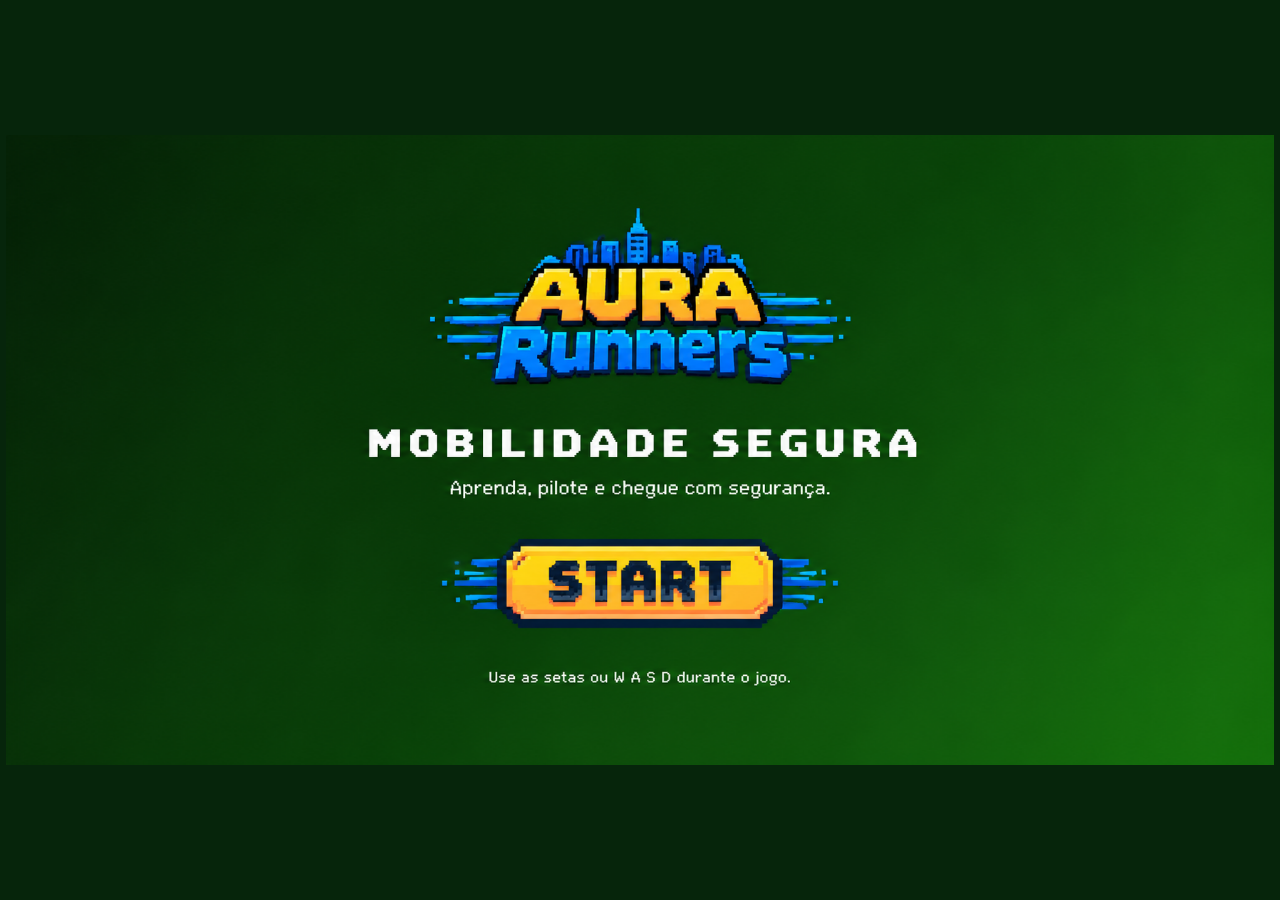
<file: index.html>
<!DOCTYPE html>
<html lang="pt-BR">

<head>

    <meta charset="UTF-8">

    <meta name="viewport"
        content="width=device-width, initial-scale=1.0">

    <title>Mobilidade Segura</title>

    <link rel="stylesheet"
        href="style.css">

</head>

<body>

<section id="telaStart" aria-label="Tela inicial do jogo">
    <div class="tela-start-arte">
        <img src="ChatGPT%20Image%2030_09_2026%2C%2010_44_11.png" alt="Mobilidade Segura. Aprenda, pilote e chegue com segurança.">
        <button id="botaoStart" type="button" aria-label="Start: abrir o mapa de fases"></button>
    </div>
</section>

<!-- ========================= -->
<!-- MAPA DE SELEÇÃO DE FASES -->
<!-- ========================= -->

<section id="mapaFases" aria-labelledby="tituloMapaFases">
    <div class="mapa-quadro">
        <img src="imagem.png" alt="Mapa da cidade com caminhos para as fases">

        <div class="mapa-titulo">
            <span>Mobilidade Segura</span>
            <h1 id="tituloMapaFases">Selecione uma fase</h1>
        </div>

        <button class="fase-mapa fase-1 desbloqueada" type="button" data-fase="1" aria-label="Iniciar fase 1: Casa">
            <span>1</span>
            <span class="fase-pontos oculto" data-fase-pontos="1" aria-hidden="true"></span>
            <small>Casa</small>
        </button>

        <button class="fase-mapa fase-2 bloqueada" type="button" data-fase="2" aria-label="Fase 2 bloqueada: Shop" aria-disabled="true" disabled>
            <span>2</span>
            <span class="fase-pontos oculto" data-fase-pontos="2" aria-hidden="true"></span>
            <small>Shop</small>
        </button>

        <button class="fase-mapa fase-3 bloqueada" type="button" data-fase="3" aria-label="Fase 3 bloqueada: Última rua" aria-disabled="true" disabled>
            <span>3</span>
            <span class="fase-pontos oculto" data-fase-pontos="3" aria-hidden="true"></span>
            <small>Última rua</small>
        </button>

        <p class="mapa-dica">Escolha uma fase para começar a rota.</p>
    </div>
</section>

<section id="mensagemConclusao" class="mensagem-conclusao oculto" role="dialog" aria-modal="true" aria-labelledby="tituloConclusao" aria-describedby="detalhesConclusao">
    <div class="mensagem-conclusao-painel">
        <h2 id="tituloConclusao">Fase concluída!</h2>
        <p id="detalhesConclusao"></p>
        <button id="botaoVoltarMapaConclusao" type="button">Voltar ao mapa e jogar novamente</button>
    </div>
</section>

<section id="faseExterna" class="oculto" aria-label="Fase em andamento">
    <button id="voltarMapa" type="button" aria-label="Voltar ao mapa de fases">Voltar ao mapa</button>
    <iframe id="quadroFase" title="Fase da Rota Segura" allow="autoplay"></iframe>
</section>

<div id="jogo">

    <!-- ========================= -->
    <!-- HUD -->
    <!-- ========================= -->

    <div id="hud">

        <div class="hud-lado">

            <div class="hud-caixa">
                ❤️ <span id="vidas">3</span>
            </div>

            <div class="hud-caixa">
                ⭐ <span id="pontos">0</span>
            </div>

            <div class="hud-caixa estrelas-hud">
                ✨ <span id="estrelas">0/3</span>
            </div>

        </div>


        <div class="hud-centro">

            <div id="tituloFase">
                FASE FINAL — CAMINHO PARA A ESCOLA
            </div>

            <div id="barraProgresso">

                <div id="progresso"></div>

            </div>

        </div>


        <div class="hud-caixa">

            ⏱️ <span id="tempo">0:00</span>

        </div>

    </div>

    <div id="avisoPare" class="aviso-pare oculto" aria-live="polite">
        PARE ANTES DA FAIXA <span id="contadorPare"></span>
    </div>


    <!-- ========================= -->
    <!-- CENÁRIO -->
    <!-- ========================= -->

    <div id="cenario">

        <div id="mundo">


            <!-- ========================= -->
            <!-- CENÁRIO SUPERIOR -->
            <!-- ========================= -->

            <div id="cidadeSuperior"></div>


            <!-- ========================= -->
            <!-- ESTRADA -->
            <!-- ========================= -->

            <div id="rua">


                <!-- bordas -->

                <div class="bordaEstrada bordaCima"></div>

                <div class="bordaEstrada bordaBaixo"></div>


                <!-- linha central -->

                <div id="linhaCentral"></div>


                <!-- decoração da pista -->

                <div id="marcasRua"></div>


                <!-- obstáculos -->

                <div id="obstaculos"></div>


                <!-- moto -->

                <div id="moto" aria-label="Motocicleta" role="img">
                    <img src="moto.svg" alt="">
                </div>

            </div>


            <!-- ========================= -->
            <!-- CENÁRIO INFERIOR -->
            <!-- ========================= -->

            <div id="cidadeInferior"></div>


            <!-- ========================= -->
            <!-- ESCOLA -->
            <!-- ========================= -->

            <div id="escola" aria-label="Escola">
                <img src="ChatGPT%20Image%2030_09_2026%2C%2010_50_13.png" alt="Escola CEDUP em pixel art">
            </div>
            </div>


        </div>

    </div>


    <!-- ========================= -->
    <!-- TELA INICIAL -->
    <!-- ========================= -->

    <div id="mensagem">

        <div class="painel">

            <div class="iconeGrande">
                🛵
            </div>

            <h1>
                CAMINHO EM OBRAS
            </h1>

            <p>
                A estrada até a escola está
                passando por manutenção.
            </p>

            <p>
                Conduza com cuidado e desvie
                dos obstáculos.
            </p>

            <div class="controles">
                <div>↑ / ↓ ou W / S — mover na pista</div>
                <div>← frear — → acelerar</div>
                <div>Na faixa: pare por 5 segundos e ganhe 100 pontos</div>
                <div>P — Pausar</div>
            </div>

            <button id="botaoIniciar">
                INICIAR FASE
            </button>

        </div>

    </div>


    <!-- ========================= -->
    <!-- PAUSA -->
    <!-- ========================= -->

        <div id="telaPausa"
            class="oculto">

        <div class="painel">

            <div class="iconeGrande">
                ⏸️
            </div>

            <h1>
                JOGO PAUSADO
            </h1>

            <p>
                Pressione P para continuar.
            </p>

        </div>

    </div>


    <!-- ========================= -->
    <!-- FINAL -->
    <!-- ========================= -->

    <div id="telaFinal"
         class="oculto">

        <div class="painel">

            <div id="iconeFinal"
                 class="iconeGrande">
                🏆
            </div>

            <h1 id="resultado">
                VOCÊ CHEGOU!
            </h1>

            <p>
                ⭐ Pontuação:
                <strong id="pontuacaoFinal">
                    0
                </strong>
            </p>

            <p>
                ⏱️ Tempo:
                <strong id="tempoFinal">
                    0:00
                </strong>
            </p>

            <p id="mensagemEstrelas" class="oculto"></p>

            <button onclick="location.reload()">
                JOGAR NOVAMENTE
            </button>

        </div>

    </div>


</div>


<script src="script.js"></script>

</body>

</html>
</file>
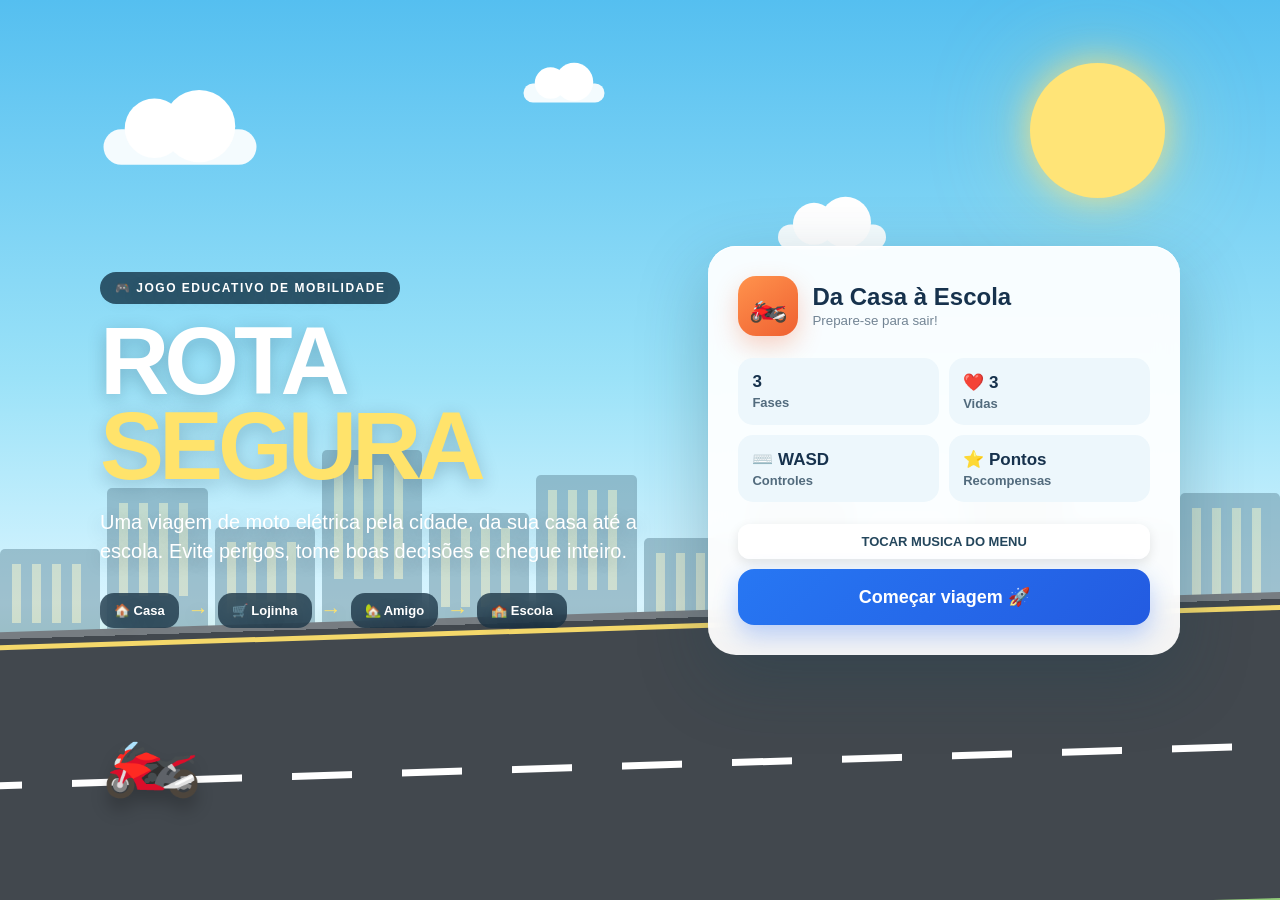
<file: Rota Segura Jogo/Rota_Segura.html>
<!DOCTYPE html>
<html lang="pt-BR">
<head>
<meta charset="UTF-8">
<meta name="viewport" content="width=device-width, initial-scale=1.0">
<title>Rota Segura - Da Casa à Escola</title>

<style>
*{
  box-sizing:border-box;
  margin:0;
  padding:0;
}

html,body{
  width:100%;
  min-height:100%;
  font-family:Arial,Helvetica,sans-serif;
  overflow-x:hidden;
}

body{
  background:#dceef7;
  color:#17324d;
}

button{
  font-family:inherit;
}

/* =========================================================
   TELA INICIAL
========================================================= */

.start-screen{
  min-height:100vh;
  position:relative;
  overflow:hidden;
  background:
    linear-gradient(
      180deg,
      #55bff0 0%,
      #9be2f8 42%,
      #d9f5ff 67%,
      #91ca79 100%
    );
}

.sun{
  position:absolute;
  width:135px;
  height:135px;
  right:9%;
  top:7%;
  border-radius:50%;
  background:#ffe477;
  box-shadow:
    0 0 35px rgba(255,228,119,.8),
    0 0 100px rgba(255,228,119,.35);
}

.cloud{
  position:absolute;
  width:180px;
  height:42px;
  border-radius:40px;
  background:rgba(255,255,255,.92);
}

.cloud::before,
.cloud::after{
  content:"";
  position:absolute;
  border-radius:50%;
  background:white;
}

.cloud::before{
  width:70px;
  height:70px;
  left:25px;
  bottom:8px;
}

.cloud::after{
  width:85px;
  height:85px;
  right:25px;
  bottom:3px;
}

.cloud-1{
  left:7%;
  top:14%;
  transform:scale(.85);
}

.cloud-2{
  right:28%;
  top:24%;
  transform:scale(.6);
}

.cloud-3{
  left:37%;
  top:8%;
  transform:scale(.45);
}

.city{
  position:absolute;
  left:0;
  right:0;
  bottom:27%;
  height:25%;
  display:flex;
  align-items:flex-end;
  gap:7px;
  opacity:.48;
}

.building{
  flex:1;
  min-width:30px;
  background:#60899b;
  border-radius:5px 5px 0 0;
  position:relative;
}

.building:nth-child(1){height:48%}
.building:nth-child(2){height:75%}
.building:nth-child(3){height:58%}
.building:nth-child(4){height:92%}
.building:nth-child(5){height:64%}
.building:nth-child(6){height:81%}
.building:nth-child(7){height:53%}
.building:nth-child(8){height:71%}
.building:nth-child(9){height:45%}
.building:nth-child(10){height:84%}
.building:nth-child(11){height:59%}
.building:nth-child(12){height:73%}

.building::after{
  content:"";
  position:absolute;
  inset:15px 12px auto;
  height:55%;
  background:
    repeating-linear-gradient(
      90deg,
      #ffeaa2 0 9px,
      transparent 9px 20px
    );
  opacity:.65;
}

.start-road{
  position:absolute;
  left:-3%;
  right:-3%;
  bottom:-2%;
  height:34%;
  background:
    linear-gradient(
      180deg,
      #777d82 0 7px,
      #42484e 7px 100%
    );
  transform:skewY(-1.8deg);
}

.start-road::before{
  content:"";
  position:absolute;
  left:0;
  right:0;
  top:49%;
  height:7px;
  background:
    repeating-linear-gradient(
      90deg,
      #fff 0 60px,
      transparent 60px 110px
    );
}

.start-road::after{
  content:"";
  position:absolute;
  left:0;
  right:0;
  top:13px;
  height:5px;
  background:#f4d86a;
}

.start-content{
  position:absolute;
  inset:0;
  z-index:10;
  display:flex;
  align-items:center;
  justify-content:center;
  padding:25px;
}

.start-panel{
  width:min(1080px,94vw);
  display:grid;
  grid-template-columns:1.1fr .9fr;
  gap:32px;
  align-items:center;
}

.start-title-area{
  color:white;
  text-shadow:0 5px 18px rgba(15,47,70,.25);
}

.start-tag{
  display:inline-block;
  padding:9px 15px;
  margin-bottom:15px;
  border-radius:999px;
  background:rgba(18,50,70,.78);
  font-size:12px;
  font-weight:900;
  letter-spacing:1.5px;
}

.start-title{
  font-size:clamp(55px,8vw,96px);
  line-height:.88;
  letter-spacing:-5px;
  font-weight:900;
}

.start-title span{
  color:#ffe36b;
}

.start-subtitle{
  margin-top:20px;
  max-width:570px;
  font-size:20px;
  line-height:1.45;
}

.route-preview{
  display:flex;
  align-items:center;
  gap:9px;
  flex-wrap:wrap;
  margin-top:27px;
}

.route-point{
  padding:10px 14px;
  border-radius:14px;
  background:rgba(15,40,58,.72);
  color:white;
  font-size:13px;
  font-weight:bold;
  backdrop-filter:blur(8px);
}

.route-arrow{
  color:#ffe36b;
  font-size:21px;
  font-weight:bold;
}

.start-card{
  padding:30px;
  border-radius:28px;
  background:rgba(255,255,255,.94);
  box-shadow:
    0 25px 70px rgba(20,60,80,.28),
    inset 0 1px 0 white;
  backdrop-filter:blur(12px);
}

.start-card-top{
  display:flex;
  align-items:center;
  gap:14px;
  margin-bottom:22px;
}

.game-icon{
  width:60px;
  height:60px;
  border-radius:18px;
  display:flex;
  align-items:center;
  justify-content:center;
  font-size:31px;
  background:linear-gradient(145deg,#ff934d,#ef6031);
  box-shadow:0 10px 25px rgba(239,96,49,.28);
}

.start-card h2{
  font-size:24px;
  color:#17324d;
}

.start-card small{
  color:#738494;
}

.start-info{
  display:grid;
  grid-template-columns:1fr 1fr;
  gap:10px;
  margin-bottom:22px;
}

.info-box{
  padding:14px;
  border-radius:15px;
  background:#edf7fc;
  color:#526b7d;
  font-size:13px;
  font-weight:bold;
}

.info-box strong{
  display:block;
  color:#17324d;
  font-size:17px;
  margin-bottom:3px;
}

#startButton{
  width:100%;
  border:0;
  padding:17px;
  border-radius:16px;
  background:linear-gradient(135deg,#2777f3,#235be1);
  color:white;
  font-size:18px;
  font-weight:bold;
  cursor:pointer;
  box-shadow:0 10px 25px rgba(36,107,253,.3);
  transition:.18s;
}

#startButton:hover{
  transform:translateY(-3px);
  box-shadow:0 15px 30px rgba(36,107,253,.38);
}

.start-moto{
  position:absolute;
  left:8%;
  bottom:11%;
  z-index:6;
  font-size:80px;
  filter:drop-shadow(0 12px 8px rgba(0,0,0,.22));
  animation:motoFloat 2.5s ease-in-out infinite;
}

@keyframes motoFloat{
  0%,100%{
    transform:translateY(0) rotate(-2deg);
  }
  50%{
    transform:translateY(-7px) rotate(2deg);
  }
}

/* =========================================================
   JOGO
========================================================= */

.game-screen{
  min-height:100vh;
  padding:15px;
  background:
    radial-gradient(
      circle at 50% 0%,
      #edfaff,
      #d8edf5 55%,
      #c8e1eb
    );
}

.hud{
  width:min(1050px,100%);
  margin:0 auto 13px;
  display:grid;
  grid-template-columns:1fr 1.5fr 1fr 1fr;
  gap:10px;
}

.hud-card{
  padding:12px 15px;
  border:1px solid rgba(255,255,255,.75);
  border-radius:17px;
  background:rgba(255,255,255,.9);
  box-shadow:
    0 7px 20px rgba(25,70,90,.1),
    inset 0 1px 0 white;
  backdrop-filter:blur(8px);
}

.hud-label{
  color:#788b99;
  font-size:10px;
  font-weight:900;
  letter-spacing:.7px;
  text-transform:uppercase;
}

.hud-value{
  margin-top:4px;
  color:#183b55;
  font-size:18px;
  font-weight:900;
}

.progress-bar{
  height:9px;
  margin-top:7px;
  overflow:hidden;
  border-radius:20px;
  background:#e2ebef;
}

.progress-fill{
  width:0%;
  height:100%;
  border-radius:20px;
  background:linear-gradient(90deg,#37a9df,#42c987);
  transition:width .15s linear;
}

.game-area{
  width:min(1050px,100%);
  margin:auto;
  display:flex;
  justify-content:center;
}

canvas{
  width:min(100%,900px);
  max-height:73vh;
  display:block;
  border-radius:22px;
  background:#bfe4f1;
  box-shadow:
    0 18px 40px rgba(30,70,90,.22),
    0 2px 0 rgba(255,255,255,.8);
  touch-action:none;
}

.controls{
  width:min(430px,100%);
  margin:13px auto 0;
  display:grid;
  grid-template-columns:repeat(3,1fr);
  gap:8px;
}

.control-btn{
  min-height:52px;
  border:1px solid rgba(255,255,255,.8);
  border-radius:15px;
  background:rgba(255,255,255,.92);
  color:#24465c;
  font-size:20px;
  font-weight:900;
  box-shadow:0 5px 14px rgba(0,0,0,.1);
  cursor:pointer;
  touch-action:none;
}

.control-btn:active{
  background:#e4f5fd;
  transform:translateY(2px);
}

.control-empty{
  visibility:hidden;
}

.music-toggle{
  display:block;
  margin:10px auto 0;
  padding:9px 16px;
  border:1px solid rgba(255,255,255,.85);
  border-radius:12px;
  background:rgba(255,255,255,.92);
  color:#24465c;
  font-size:13px;
  font-weight:800;
  cursor:pointer;
  box-shadow:0 4px 12px rgba(0,0,0,.1);
}
.menu-music-toggle{
  width:100%;
  margin:0 0 10px;
}
/* =========================================================
   MENSAGEM
========================================================= */

.message{
  position:fixed;
  inset:0;
  z-index:50;
  display:flex;
  align-items:center;
  justify-content:center;
  background:rgba(12,31,45,.48);
  backdrop-filter:blur(4px);
}

.message-card{
  width:min(440px,90%);
  padding:34px;
  border-radius:25px;
  background:white;
  text-align:center;
  box-shadow:0 25px 70px rgba(0,0,0,.28);
}

.message-card h2{
  margin-bottom:10px;
  color:#173b5b;
  font-size:29px;
}

.message-card p{
  margin-bottom:22px;
  color:#657985;
  line-height:1.5;
}

.message-card button{
  border:0;
  padding:14px 27px;
  border-radius:14px;
  background:linear-gradient(135deg,#2777f3,#235be1);
  color:white;
  font-size:15px;
  font-weight:900;
  cursor:pointer;
}

.hidden{
  display:none!important;
}

@media(max-width:800px){

  .start-panel{
    grid-template-columns:1fr;
    max-width:550px;
  }

  .start-title-area{
    display:none;
  }

  .start-moto{
    display:none;
  }

}

@media(max-width:650px){

  .hud{
    grid-template-columns:1fr 1fr;
  }

  .hud-card{
    padding:9px 11px;
  }

  .hud-value{
    font-size:15px;
  }

  .game-screen{
    padding:9px;
  }

  .start-card{
    padding:24px;
  }

}
</style>
</head>

<body>

<div id="startScreen" class="start-screen">

  <div class="sun"></div>

  <div class="cloud cloud-1"></div>
  <div class="cloud cloud-2"></div>
  <div class="cloud cloud-3"></div>

  <div class="city">
    <div class="building"></div>
    <div class="building"></div>
    <div class="building"></div>
    <div class="building"></div>
    <div class="building"></div>
    <div class="building"></div>
    <div class="building"></div>
    <div class="building"></div>
    <div class="building"></div>
    <div class="building"></div>
    <div class="building"></div>
    <div class="building"></div>
  </div>

  <div class="start-road"></div>

  <div class="start-moto">🏍️</div>

  <div class="start-content">

    <div class="start-panel">

      <div class="start-title-area">

        <div class="start-tag">
          🎮 JOGO EDUCATIVO DE MOBILIDADE
        </div>

        <div class="start-title">
          ROTA<br>
          <span>SEGURA</span>
        </div>

        <div class="start-subtitle">
          Uma viagem de moto elétrica pela cidade,
          da sua casa até a escola. Evite perigos,
          tome boas decisões e chegue inteiro.
        </div>

        <div class="route-preview">

          <div class="route-point">🏠 Casa</div>
          <div class="route-arrow">→</div>
          <div class="route-point">🛒 Lojinha</div>
          <div class="route-arrow">→</div>
          <div class="route-point">🏡 Amigo</div>
          <div class="route-arrow">→</div>
          <div class="route-point">🏫 Escola</div>

        </div>

      </div>


      <div class="start-card">

        <div class="start-card-top">

          <div class="game-icon">
            🏍️
          </div>

          <div>
            <h2>Da Casa à Escola</h2>
            <small>Prepare-se para sair!</small>
          </div>

        </div>


        <div class="start-info">

          <div class="info-box">
            <strong>3</strong>
            Fases
          </div>

          <div class="info-box">
            <strong>❤️ 3</strong>
            Vidas
          </div>

          <div class="info-box">
            <strong>⌨️ WASD</strong>
            Controles
          </div>

          <div class="info-box">
            <strong>⭐ Pontos</strong>
            Recompensas
          </div>

        </div>


        <button id="menuMusicToggle" class="music-toggle menu-music-toggle" type="button">TOCAR MUSICA DO MENU</button>
<button id="startButton">
          Começar viagem 🚀
        </button>

      </div>

    </div>

  </div>

</div>


<section
  id="gameScreen"
  class="game-screen hidden"
>

  <div class="hud">

    <div class="hud-card">

      <div class="hud-label">
        Fase
      </div>

      <div
        id="phaseName"
        class="hud-value"
      >
        1
      </div>

    </div>


    <div class="hud-card">

      <div class="hud-label">
        Progresso da rota
      </div>

      <div
        id="progressText"
        class="hud-value"
      >
        0%
      </div>

      <div class="progress-bar">
        <div
          id="progressFill"
          class="progress-fill"
        ></div>
      </div>

    </div>


    <div class="hud-card">

      <div class="hud-label">
        Pontos
      </div>

      <div
        id="scoreText"
        class="hud-value"
      >
        0
      </div>

    </div>


    <div class="hud-card">

      <div class="hud-label">
        Vidas
      </div>

      <div
        id="livesText"
        class="hud-value"
      >
        ❤️❤️❤️
      </div>

    </div>

  </div>


  <div class="game-area">

    <canvas
      id="canvas"
      width="900"
      height="600"
    ></canvas>

  </div>


  <div class="controls">

    <button
      class="control-btn control-empty"
      type="button">
    </button>

    <button
      class="control-btn"
      data-control="up"
      type="button">
      ▲
    </button>

    <button
      class="control-btn control-empty"
      type="button">
    </button>

    <button
      class="control-btn"
      data-control="left"
      type="button">
      ◀
    </button>

    <button
      class="control-btn"
      data-control="down"
      type="button">
      ▼
    </button>

    <button
      class="control-btn"
      data-control="right"
      type="button">
      ▶
    </button>

  </div>

  <button id="musicToggle" class="music-toggle" type="button">Som: ON</button>
</section>


<div
  id="message"
  class="message hidden"
>

  <div class="message-card">

    <h2 id="messageTitle">
      Fase concluída!
    </h2>

    <p id="messageText">
      Muito bem!
    </p>

    <button
      id="messageButton"
      type="button">
      CONTINUAR
    </button>

  </div>

</div>


<audio id="gameMusic" src="spider-dance.mp3" preload="auto" hidden></audio>
<audio id="phase2Music" src="catswing.mp3" preload="auto" hidden></audio>

<audio id="menuMusic" src="menu-music.mp3" loop preload="auto" hidden></audio>

<script>

const canvas =
  document.getElementById("canvas");

const ctx =
  canvas.getContext("2d");

const W = canvas.width;
const H = canvas.height;


const startScreen =
  document.getElementById("startScreen");

const gameScreen =
  document.getElementById("gameScreen");

const startButton =
  document.getElementById("startButton");

const phaseName =
  document.getElementById("phaseName");

const progressText =
  document.getElementById("progressText");

const progressFill =
  document.getElementById("progressFill");

const scoreText =
  document.getElementById("scoreText");

const livesText =
  document.getElementById("livesText");

const message =
  document.getElementById("message");

const messageTitle =
  document.getElementById("messageTitle");

const messageText =
  document.getElementById("messageText");

const messageButton =
  document.getElementById("messageButton");


const musicToggle=document.getElementById("musicToggle");
const menuMusic=document.getElementById("menuMusic");
const menuMusicToggle=document.getElementById("menuMusicToggle");
let menuMusicEnabled=true;
const gameMusic=document.getElementById("gameMusic");
const phase2Music=document.getElementById("phase2Music");
let musicEnabled=true;
let activeGameMusic=gameMusic;
let musicTransitionId=0;
let changingGameMusic=false;
let gameStarted=false;
let phaseIndex=0;
let score=0;
let lives=3;
let lastTime=0;
let animationId=null;
let waitingMessage=false;


const controls={
  up:false,
  down:false,
  left:false,
  right:false
};


const phases=[
  {
    name:"1 - Saindo de Casa",
    duration:34
  },
  {
    name:"2 - Travessia Segura",
    duration:24
  }
];


let phase1=null;
let battle=null;


/* =========================================================
   FUNÇÕES BÁSICAS
========================================================= */

function clamp(value,min,max){
  return Math.max(
    min,
    Math.min(max,value)
  );
}

function random(min,max){
  return Math.random()*(max-min)+min;
}

function roundRect(
  x,
  y,
  width,
  height,
  radius
){
  ctx.beginPath();
  ctx.roundRect(
    x,
    y,
    width,
    height,
    radius
  );
}


/* =========================================================
   HUD
========================================================= */

function updateHUD(){

  phaseName.textContent=
    phases[phaseIndex].name;

  scoreText.textContent=
    score;

  livesText.textContent=
    "❤️".repeat(lives)+
    "🖤".repeat(3-lives);

}

function updateProgress(percent){

  const value=
    clamp(percent,0,100);

  progressText.textContent=
    Math.floor(value)+"%";

  progressFill.style.width=
    value+"%";

}


/* =========================================================
   MENSAGENS
========================================================= */

function showMessage(
  title,
  text,
  buttonText,
  callback
){

  waitingMessage=true;

  messageTitle.textContent=
    title;

  messageText.textContent=
    text;

  messageButton.textContent=
    buttonText;

  message.classList.remove(
    "hidden"
  );

  messageButton.onclick=()=>{

    message.classList.add(
      "hidden"
    );

    waitingMessage=false;

    if(callback){
      callback();
    }

  };

}


function loseLife(reason){

  lives--;

  updateHUD();

  if(lives<=0){

    stopGame();

    showMessage(
      "Fim de jogo 💥",
      reason+
      " Você ficou sem vidas.",
      "VOLTAR AO INÍCIO",
      ()=>{
        location.reload();
      }
    );

    return;

  }

  showMessage(
    "Cuidado! ⚠️",
    reason+
    " Você perdeu uma vida.",
    "CONTINUAR",
    ()=>{}
  );

}


/* =========================================================
   INÍCIO
========================================================= */

function startMenuMusic(){
  if(!menuMusicEnabled)return;
  menuMusic.volume=.4;
  menuMusic.play().then(()=>{
    menuMusicToggle.textContent="PAUSAR MUSICA DO MENU";
  }).catch(()=>{
    menuMusicToggle.textContent="TOCAR MUSICA DO MENU";
  });
}

function stopMenuMusic(){
  menuMusic.pause();
  menuMusic.currentTime=0;
  menuMusicToggle.textContent="TOCAR MUSICA DO MENU";
}

menuMusicToggle.addEventListener("click",()=>{
  if(menuMusic.paused){
    menuMusicEnabled=true;
    startMenuMusic();
  }else{
    menuMusicEnabled=false;
    stopMenuMusic();
  }
});

startMenuMusic();

startScreen.addEventListener("pointerdown",event=>{
  if(event.target.closest("#startButton") || event.target.closest("#menuMusicToggle"))return;
  startMenuMusic();
});
function startBackgroundMusic(){
  if(!musicEnabled || !gameStarted)return;
  activeGameMusic.volume=.35;
  activeGameMusic.play().then(()=>{
    musicToggle.textContent="Som: ON";
  }).catch(()=>{
    musicToggle.textContent="Som: clique para tocar";
  });
}

function fadeGameTrack(track,targetVolume,duration){
  return new Promise(resolve=>{
    const initialVolume=track.volume;
    const startedAt=performance.now();
    const timer=setInterval(()=>{
      const progress=Math.min((performance.now()-startedAt)/duration,1);
      track.volume=initialVolume+(targetVolume-initialVolume)*progress;
      if(progress>=1){
        clearInterval(timer);
        resolve();
      }
    },25);
  });
}

async function switchBackgroundMusic(nextTrack){
  if(activeGameMusic===nextTrack){
    startBackgroundMusic();
    return;
  }
  const transitionId=++musicTransitionId;
  if(!musicEnabled || !gameStarted){
    activeGameMusic=nextTrack;
    return;
  }
  changingGameMusic=true;
  const outgoingTrack=activeGameMusic;
  await fadeGameTrack(outgoingTrack,0,500);
  if(transitionId!==musicTransitionId)return;
  outgoingTrack.pause();
  outgoingTrack.currentTime=0;
  await new Promise(resolve=>setTimeout(resolve,300));
  if(transitionId!==musicTransitionId)return;
  activeGameMusic=nextTrack;
  activeGameMusic.currentTime=0;
  activeGameMusic.volume=0;
  try{
    await activeGameMusic.play();
  }catch(error){
    changingGameMusic=false;
    musicToggle.textContent="Som: clique para tocar";
    return;
  }
  await fadeGameTrack(activeGameMusic,.35,700);
  if(transitionId===musicTransitionId){
    changingGameMusic=false;
    musicToggle.textContent="Som: ON";
  }
}

function stopBackgroundMusic(){
  musicTransitionId++;
  changingGameMusic=false;
  gameMusic.pause();
  phase2Music.pause();
}

[gameMusic,phase2Music].forEach(track=>{
  track.addEventListener("pause",()=>{
    if(track===activeGameMusic && musicEnabled && gameStarted && !changingGameMusic){
      setTimeout(()=>{
        if(track===activeGameMusic && musicEnabled && gameStarted && track.paused){
          startBackgroundMusic();
        }
      },250);
    }
  });
  track.addEventListener("ended",()=>{
    if(track===activeGameMusic && musicEnabled && gameStarted){
      track.currentTime=0;
      startBackgroundMusic();
    }
  });
});

musicToggle.addEventListener("click",()=>{
  musicEnabled=!musicEnabled;
  musicToggle.textContent=musicEnabled ? "Som: ON" : "Som: OFF";
  if(musicEnabled && gameStarted)startBackgroundMusic();
  else stopBackgroundMusic();
});
startButton.addEventListener(
  "click",
  ()=>{

    stopMenuMusic();

    startScreen.classList.add(
      "hidden"
    );

    gameScreen.classList.remove(
      "hidden"
    );

    gameStarted=true;
    startBackgroundMusic();
    phaseIndex=new URLSearchParams(location.search).get("fase")==="2" ? 1 : 0;
    score=0;
    lives=3;

    updateHUD();

    startPhase();

    lastTime=
      performance.now();

    animationId=
      requestAnimationFrame(
        gameLoop
      );

  }
);


/* =========================================================
   FASE
========================================================= */

function startPhase(){

  if(phaseIndex===0){
    createPhase1();
  }

  if(phaseIndex===1){
    createBattlePhase();
  }

  switchBackgroundMusic(phaseIndex===1 ? phase2Music : gameMusic);

  updateHUD();

}


/* =========================================================
   FASE 1
========================================================= */

function createPhase1(){

  phase1={

    time:0,

    worldX:0,

    roadOffset:0,

    spawnTimer:1.8,

    obstacles:[],

    player:{
      x:450,
      y:485,
      speed:260,
      width:42,
      height:72
    }

  };

}


function getPhase1Difficulty(){

  const progress=
    clamp(
      phase1.time/40,
      0,
      1
    );


  if(progress<.25){

    const p=
      progress/.25;

    return{
      name:"Tranquilo 🌤️",
      baseSpeed:260+p*60,
      spawn:1.8-p*.25,
      obstacleSpeed:150+p*30
    };

  }


  if(progress<.55){

    const p=
      (progress-.25)/.30;

    return{
      name:"Movimentado 🚗",
      baseSpeed:320+p*70,
      spawn:1.55-p*.25,
      obstacleSpeed:180+p*35
    };

  }


  if(progress<.80){

    const p=
      (progress-.55)/.25;

    return{
      name:"Difícil ⚠️",
      baseSpeed:390+p*80,
      spawn:1.30-p*.25,
      obstacleSpeed:215+p*45
    };

  }


  const p=
    (progress-.80)/.20;

  return{
    name:"Intenso 🔥",
    baseSpeed:470+p*50,
      spawn:1.05-p*.15,
      obstacleSpeed:260+p*30
  };

}


function updatePhase1(dt){

  phase1.time+=dt;

  const difficulty=
    getPhase1Difficulty();


  let targetSpeed=
    difficulty.baseSpeed;


  if(controls.up){
    targetSpeed+=90;
  }

  if(controls.down){
    targetSpeed-=100;
  }


  targetSpeed=
    clamp(
      targetSpeed,
      180,
      560
    );


  phase1.player.speed+=
    (
      targetSpeed-
      phase1.player.speed
    )*
    Math.min(
      1,
      dt*3
    );


  if(controls.left){
    phase1.player.x-=280*dt;
  }

  if(controls.right){
    phase1.player.x+=280*dt;
  }


  phase1.player.x=clamp(phase1.player.x,290,610);


  phase1.worldX+=
    phase1.player.speed*dt;

  phase1.roadOffset+=
    phase1.player.speed*dt;


  phase1.spawnTimer-=dt;


  if(
    phase1.spawnTimer<=0 &&
    phase1.obstacles.length<6
  ){

    phase1.spawnTimer=
      difficulty.spawn*
      random(.8,1.2);


    const lanes=[
      320,
      450,
      580
    ];


    const lane=
      lanes[
        Math.floor(
          Math.random()*3
        )
      ];


    const types=[
      {
        type:"car",
        emoji:"🚗",
        width:58,
        height:35
      },
      {
        type:"car",
        emoji:"🚙",
        width:58,
        height:35
      },
      {
        type:"pedestrian",
        emoji:"🚶",
        width:30,
        height:45
      }
    ];


    const pedestrianDirection=Math.random()<.5 ? 1 : -1;
    const crosswalkSpacing=1600;
    const crosswalkY=-200+(phase1.roadOffset%crosswalkSpacing);
    let availableTypes=phase1.worldX<2500 ? types.slice(0,2) : types;

    if(crosswalkY< -30 || crosswalkY>30 || phase1.obstacles.some(o=>o.type==="pedestrian")){
      availableTypes=availableTypes.filter(o=>o.type!=="pedestrian");
    }

    const selected=availableTypes[Math.floor(Math.random()*availableTypes.length)];
    phase1.obstacles.push({
      x:selected.type==="pedestrian" ? (pedestrianDirection>0 ? 220 : 680) : lane,
      y:selected.type==="pedestrian" ? crosswalkY : -80,
      width:selected.type==="pedestrian" ? 30 : 46,
      height:selected.type==="pedestrian" ? 45 : 60,
      type:selected.type,
      emoji:selected.emoji,
      color:types.indexOf(selected)===1 ? "#4d8ed1" : "#df5959",
      direction:pedestrianDirection,
      crossing:false,
      waitTimer:.3,
      speedX:random(240,260),
      speed:difficulty.obstacleSpeed*random(.85,1.15)
    });

  }


  for(
    let i=phase1.obstacles.length-1;
    i>=0;
    i--
  ){

    const obstacle=
      phase1.obstacles[i];


    obstacle.y+=obstacle.type==="pedestrian" ? phase1.player.speed*dt : (obstacle.speed+phase1.player.speed*.1)*dt;

    if(obstacle.type==="pedestrian" && !obstacle.crossing){
      obstacle.waitTimer-=dt;
      if(obstacle.waitTimer<=0){
        obstacle.crossing=true;
      }
    }

    if(obstacle.type==="pedestrian" && obstacle.crossing){
      obstacle.x+=obstacle.direction*obstacle.speedX*dt;
    }


    const dx=
      Math.abs(
        obstacle.x-
        phase1.player.x
      );

    const dy=
      Math.abs(
        obstacle.y-
        phase1.player.y
      );


    if(
      dx<
      (
        obstacle.width+
        phase1.player.width
      )/2 &&
      dy<
      (
        obstacle.height+
        phase1.player.height
      )/2
    ){

      phase1.obstacles.splice(
        i,
        1
      );

      loseLife(
        "Cuidado com o trânsito!"
      );

      continue;

    }


    if(obstacle.y>H+100 || (obstacle.type==="pedestrian" && (obstacle.x<220 || obstacle.x>680))){

      phase1.obstacles.splice(
        i,
        1
      );

      score+=10;

      updateHUD();

    }

  }


  updateProgress(
    phase1.worldX/
    10000*
    100
  );


  if(
    phase1.worldX>=10000
  ){

    finishPhase();

  }

}


/* =========================================================
   FASE 1 - VISUAL
========================================================= */

function drawShopInPhase1(){
  const y=100+phase1.roadOffset-10000;
  if(y< -160 || y>H+160)return;

  ctx.save();
  ctx.fillStyle="rgba(0,0,0,.18)";
  ctx.beginPath();
  ctx.ellipse(775,y+132,88,12,0,0,Math.PI*2);
  ctx.fill();
  ctx.fillStyle="#f4d08a";
  roundRect(700,y+28,150,105,8);
  ctx.fill();

  ctx.fillStyle="#4d9b65";
  ctx.fillRect(696,y+20,158,23);
  ctx.fillStyle="#f7f3dd";
  for(let x=700;x<854;x+=26){
    ctx.fillRect(x,y+20,13,23);
  }

  ctx.fillStyle="#fff7dc";
  roundRect(715,y+52,72,38,4);
  ctx.fill();
  ctx.fillStyle="#83d3e5";
  ctx.fillRect(720,y+57,62,28);
  ctx.strokeStyle="#fff";
  ctx.lineWidth=3;
  ctx.beginPath();
  ctx.moveTo(751,y+57); ctx.lineTo(751,y+85);
  ctx.stroke();

  ctx.fillStyle="#795238";
  roundRect(803,y+67,34,66,5);
  ctx.fill();

  ctx.fillStyle="#fff7dc";
  roundRect(713,y-2,124,24,6);
  ctx.fill();
  ctx.fillStyle="#25465a";
  ctx.font="bold 14px Arial";
  ctx.textAlign="center";
  ctx.fillText("LOJINHA",775,y+15);
  ctx.textAlign="left";
  ctx.restore();
}
function drawPhase1(){

  drawBeautifulSky();

  drawFarCity();


  /*
    Gramado
  */

  ctx.fillStyle="#78bd72";

  ctx.fillRect(
    0,
    0,
    245,
    H
  );

  ctx.fillRect(
    655,
    0,
    245,
    H
  );


  /*
    Calçada.
    Agora ela acompanha o movimento da rua.
  */

  const sidewalkGradient=
    ctx.createLinearGradient(
      0,
      0,
      0,
      H
    );

  sidewalkGradient.addColorStop(
    0,
    "#d9dcdd"
  );

  sidewalkGradient.addColorStop(
    1,
    "#aeb5b8"
  );

  ctx.fillStyle=
    sidewalkGradient;

  ctx.fillRect(
    20,
    0,
    225,
    H
  );

  ctx.fillRect(
    655,
    0,
    225,
    H
  );


  /*
    Blocos da calçada.
    Eles agora acompanham o deslocamento da rua.
  */

  ctx.strokeStyle=
    "rgba(100,110,115,.22)";

  ctx.lineWidth=2;

  const sidewalkOffset=
    phase1.roadOffset%70;


  for(
    let y=
      -70+
      sidewalkOffset;
    y<H+70;
    y+=70
  ){

    ctx.beginPath();

    ctx.moveTo(
      20,
      y
    );

    ctx.lineTo(
      245,
      y
    );

    ctx.moveTo(
      655,
      y
    );

    ctx.lineTo(
      880,
      y
    );

    ctx.stroke();

  }


  /*
    Rua.
  */

  const roadGradient=
    ctx.createLinearGradient(
      245,
      0,
      655,
      0
    );

  roadGradient.addColorStop(
    0,
    "#41464b"
  );

  roadGradient.addColorStop(
    .5,
    "#50565c"
  );

  roadGradient.addColorStop(
    1,
    "#41464b"
  );

  ctx.fillStyle=
    roadGradient;

  ctx.fillRect(
    245,
    0,
    410,
    H
  );


  /*
    Bordas.
  */

  ctx.fillStyle="#f0d45f";

  ctx.fillRect(
    245,
    0,
    7,
    H
  );

  ctx.fillRect(
    648,
    0,
    7,
    H
  );


  /*
    Linhas da rua.
  */

  ctx.strokeStyle=
    "rgba(255,255,255,.5)";

  ctx.lineWidth=3;

  ctx.setLineDash([
    32,
    25
  ]);

  ctx.lineDashOffset=-phase1.roadOffset;

  ctx.beginPath();

  ctx.moveTo(
    382,
    0
  );

  ctx.lineTo(
    382,
    H
  );

  ctx.moveTo(
    518,
    0
  );

  ctx.lineTo(
    518,
    H
  );

  ctx.stroke();

  ctx.setLineDash([]);


  /*
    Linha central.
  */

  ctx.strokeStyle="#f6e7a3";
  ctx.lineWidth=5;

  ctx.setLineDash([
    45,
    32
  ]);

  ctx.lineDashOffset=-phase1.roadOffset;

  ctx.beginPath();

  ctx.moveTo(
    450,
    0
  );

  ctx.lineTo(
    450,
    H
  );

  ctx.stroke();

  ctx.setLineDash([]);


  /*
    Ciclovia.
  */

  ctx.fillStyle=
    "rgba(76,155,91,.75)";

  ctx.fillRect(
    665,
    0,
    52,
    H
  );

  ctx.fillStyle="white";

  ctx.font=
    "bold 17px Arial";

  ctx.textAlign="center";

  drawStreetLife();

  drawShopInPhase1();

  const crosswalkSpacing=1600;
  const firstCrosswalkY=-200+(phase1.roadOffset%crosswalkSpacing);

  for(let y=firstCrosswalkY;y<H+100;y+=crosswalkSpacing){
    ctx.fillStyle="rgba(255,255,255,.92)";
    for(let stripeX=270;stripeX<650;stripeX+=48){
      ctx.fillRect(stripeX,y,22,84);
    }
  }
  for(
    const obstacle of phase1.obstacles
  ){

    drawObstacle(
      obstacle
    );

  }


  drawMotorcycle(
    phase1.player.x,
    phase1.player.y
  );


  ctx.textAlign="left";
  ctx.textBaseline="alphabetic";

  ctx.fillStyle=
    "rgba(14,39,55,.86)";

  roundRect(
    20,
    20,
    225,
    52,
    15
  );

  ctx.fill();

  ctx.fillStyle="white";

  ctx.font=
    "bold 14px Arial";

  ctx.fillText(
    "🏠 SAINDO DE CASA",
    38,
    42
  );

  ctx.font=
    "12px Arial";

  ctx.fillStyle="#b9e7f8";

  ctx.fillText(
    "Rumo à Lojinha",
    38,
    60
  );


  const difficulty=
    getPhase1Difficulty();


  ctx.fillStyle=
    "rgba(255,255,255,.94)";

  roundRect(
    W-225,
    20,
    205,
    52,
    15
  );

  ctx.fill();

  ctx.fillStyle="#21445b";

  ctx.font=
    "bold 14px Arial";

  ctx.fillText(
    difficulty.name,
    W-205,
    42
  );

  ctx.font=
    "12px Arial";

  ctx.fillStyle="#6d7d87";

  ctx.fillText(
    "Velocidade: "+
    Math.round(
      phase1.player.speed
    ),
    W-205,
    60
  );

}


/* =========================================================
   CÉU
========================================================= */

function drawBeautifulSky(){

  const gradient=
    ctx.createLinearGradient(
      0,
      0,
      0,
      H
    );

  gradient.addColorStop(
    0,
    "#55bfe9"
  );

  gradient.addColorStop(
    .45,
    "#a9e5f5"
  );

  gradient.addColorStop(
    .72,
    "#d9f2f5"
  );

  gradient.addColorStop(
    1,
    "#b9d98a"
  );

  ctx.fillStyle=
    gradient;

  ctx.fillRect(
    0,
    0,
    W,
    H
  );


  ctx.fillStyle=
    "#ffe37a";

  ctx.beginPath();

  ctx.arc(
    775,
    85,
    45,
    0,
    Math.PI*2
  );

  ctx.fill();


  drawCloud(
    120,
    100,
    1
  );

  drawCloud(
    690,
    155,
    .7
  );

  drawCloud(
    400,
    55,
    .55
  );

}


function drawCloud(x,y,scale){

  ctx.save();

  ctx.translate(
    x,
    y
  );

  ctx.scale(
    scale,
    scale
  );

  ctx.fillStyle=
    "rgba(255,255,255,.84)";

  ctx.beginPath();

  ctx.arc(
    0,
    12,
    22,
    0,
    Math.PI*2
  );

  ctx.arc(
    28,
    0,
    31,
    0,
    Math.PI*2
  );

  ctx.arc(
    62,
    13,
    23,
    0,
    Math.PI*2
  );

  ctx.roundRect(
    -5,
    12,
    72,
    27,
    14
  );

  ctx.fill();

  ctx.restore();

}


/* =========================================================
   CIDADE DISTANTE
========================================================= */

function drawFarCity(){

  const buildings=[
    [30,95,115,"#7faaba"],
    [155,70,145,"#709cab"],
    [315,110,95,"#8cb5c2"],
    [450,80,135,"#759fac"],
    [610,115,100,"#83aeba"],
    [735,70,150,"#719eaf"],
    [820,105,100,"#88b4c1"]
  ];


  for(
    const [x,w,h,color] of buildings
  ){

    ctx.fillStyle=color;

    ctx.fillRect(
      x,
      315-h,
      w,
      h
    );


    ctx.fillStyle=
      "rgba(255,233,157,.65)";


    for(
      let yy=335-h;
      yy<305;
      yy+=27
    ){

      for(
        let xx=x+15;
        xx<x+w-10;
        xx+=28
      ){

        ctx.fillRect(
          xx,
          yy,
          9,
          12
        );

      }

    }

  }

}


/* =========================================================
   VIDA DA RUA
========================================================= */

function drawStreetLife(){

  /*
    Os elementos da calçada agora acompanham
    o mesmo deslocamento da rua.
  */

  const sidewalkMovement=
    phase1.roadOffset%700;


  const trees=[
    [70,255],
    [170,400],
    [750,270],
    [830,445]
  ];


  for(
    const [x,baseY] of trees
  ){

    let y=
      baseY+
      sidewalkMovement;

    if(y>H+100){
      y-=700;
    }


    ctx.fillStyle="#765137";

    ctx.fillRect(
      x-6,
      y,
      12,
      50
    );


    ctx.fillStyle="#3f9250";

    ctx.beginPath();

    ctx.arc(
      x,
      y-12,
      30,
      0,
      Math.PI*2
    );

    ctx.arc(
      x-23,
      y+8,
      21,
      0,
      Math.PI*2
    );

    ctx.arc(
      x+24,
      y+8,
      22,
      0,
      Math.PI*2
    );

    ctx.fill();

  }


  /*
    Arbustos da calçada.
  */

  for(
    const baseX of [45,205,700,850]
  ){

    let y=
      535+
      (
        phase1.roadOffset%700
      );

    if(y>H+80){
      y-=700;
    }


    ctx.fillStyle="#559c5c";

    ctx.beginPath();

    ctx.arc(
      baseX,
      y,
      22,
      0,
      Math.PI*2
    );

    ctx.arc(
      baseX+22,
      y+3,
      18,
      0,
      Math.PI*2
    );

    ctx.arc(
      baseX-20,
      y+5,
      17,
      0,
      Math.PI*2
    );

    ctx.fill();

  }


  /*
    Carros estacionados na calçada.
    Eles também acompanham a rua.
  */

  let parkedCar1Y=
    335+
    (
      phase1.roadOffset%700
    );

  if(parkedCar1Y>H+100){
    parkedCar1Y-=700;
  }


  let parkedCar2Y=
    375+
    (
      phase1.roadOffset%700
    );

  if(parkedCar2Y>H+100){
    parkedCar2Y-=700;
  }


  drawParkedCar(
    110,
    parkedCar1Y,
    "#4d8ed1"
  );

  drawParkedCar(
    790,
    parkedCar2Y,
    "#e06a61"
  );


}


/* =========================================================
   CARRO ESTACIONADO
========================================================= */

function drawParkedCar(
  x,
  y,
  color
){

  ctx.save();

  ctx.translate(
    x,
    y
  );


  ctx.fillStyle=
    "rgba(0,0,0,.15)";

  ctx.beginPath();

  ctx.ellipse(
    0,
    18,
    35,
    8,
    0,
    0,
    Math.PI*2
  );

  ctx.fill();


  ctx.fillStyle=
    color;

  roundRect(
    -32,
    -17,
    64,
    34,
    8
  );

  ctx.fill();


  ctx.fillStyle="#bde4ef";

  roundRect(
    -20,
    -14,
    40,
    13,
    4
  );

  ctx.fill();


  ctx.fillStyle="#20252a";

  ctx.beginPath();

  ctx.arc(
    -21,
    17,
    7,
    0,
    Math.PI*2
  );

  ctx.arc(
    21,
    17,
    7,
    0,
    Math.PI*2
  );

  ctx.fill();


  ctx.restore();

}


/* =========================================================
   OBSTÁCULOS
========================================================= */

function drawObstacle(obstacle){

  if(obstacle.type==="pedestrian"){
    ctx.font="35px Arial";
    ctx.textAlign="center";
    ctx.textBaseline="middle";
    ctx.fillText(obstacle.emoji,obstacle.x,obstacle.y);
    ctx.textAlign="left";
    ctx.textBaseline="alphabetic";
    return;
  }
  ctx.save();
  ctx.translate(obstacle.x,obstacle.y);

  ctx.fillStyle="rgba(0,0,0,.2)";
  ctx.beginPath();
  ctx.ellipse(0,3,21,32,0,0,Math.PI*2);
  ctx.fill();

  ctx.fillStyle="#222";
  roundRect(-23,-21,7,14,3); ctx.fill();
  roundRect(16,-21,7,14,3); ctx.fill();
  roundRect(-23,10,7,14,3); ctx.fill();
  roundRect(16,10,7,14,3); ctx.fill();

  ctx.fillStyle=obstacle.color;
  roundRect(-18,-30,36,60,8);
  ctx.fill();

  ctx.fillStyle="#bde4ef";
  roundRect(-13,-17,26,20,4); ctx.fill();
  roundRect(-12,8,24,10,3); ctx.fill();

  ctx.fillStyle="#fff2a6";
  roundRect(-12,25,7,4,2); ctx.fill();
  roundRect(5,25,7,4,2); ctx.fill();
  ctx.restore();

}


/* =========================================================
   MOTO
========================================================= */

function drawMotorcycle(x,y){

  ctx.save();

  ctx.translate(
    x,
    y
  );


  ctx.fillStyle=
    "rgba(0,0,0,.22)";

  ctx.beginPath();

  ctx.ellipse(
    0,
    37,
    30,
    8,
    0,
    0,
    Math.PI*2
  );

  ctx.fill();


  ctx.fillStyle="#20252b";

  ctx.beginPath();

  ctx.arc(
    0,
    -27,
    10,
    0,
    Math.PI*2
  );

  ctx.arc(
    0,
    29,
    10,
    0,
    Math.PI*2
  );

  ctx.fill();


  ctx.fillStyle="#f47732";

  roundRect(
    -15,
    -25,
    30,
    54,
    11
  );

  ctx.fill();


  ctx.fillStyle="#ffc857";

  roundRect(
    -8,
    -13,
    16,
    13,
    4
  );

  ctx.fill();


  ctx.fillStyle="#25292d";

  roundRect(
    -13,
    2,
    26,
    15,
    5
  );

  ctx.fill();


  ctx.strokeStyle="#20252b";
  ctx.lineWidth=4;

  ctx.beginPath();

  ctx.moveTo(
    -15,
    -28
  );

  ctx.lineTo(
    15,
    -28
  );

  ctx.stroke();


  ctx.fillStyle="#ffe37a";

  ctx.beginPath();

  ctx.arc(
    0,
    -29,
    6,
    0,
    Math.PI*2
  );

  ctx.fill();


  ctx.fillStyle="#2d7ca5";

  ctx.beginPath();

  ctx.arc(
    0,
    -49,
    14,
    Math.PI,
    0
  );

  ctx.fill();

  ctx.fillRect(
    -14,
    -49,
    28,
    9
  );


  ctx.fillStyle=
    "rgba(255,255,255,.55)";

  ctx.fillRect(
    -7,
    -47,
    5,
    4
  );


  ctx.fillStyle="#ff4545";

  ctx.beginPath();

  ctx.arc(
    0,
    26,
    4,
    0,
    Math.PI*2
  );

  ctx.fill();


  ctx.restore();

}


/* =========================================================
   FASE 2
   Sem semáforo e sem faixa de pedestres
========================================================= */

function createBattlePhase(){

  battle={
    time:0,
    cars:[],
    spawnTimer:1,
    player:{
      x:W/2,
      y:H-100,
      speed:250
    }
  };

}


function updateBattle(dt){

  if(!battle)return;

  battle.time+=dt;


  if(controls.left){
    battle.player.x-=
      battle.player.speed*dt;
  }

  if(controls.right){
    battle.player.x+=
      battle.player.speed*dt;
  }

  if(controls.up){
    battle.player.y-=
      battle.player.speed*dt;
  }

  if(controls.down){
    battle.player.y+=
      battle.player.speed*dt;
  }


  battle.player.x=
    clamp(
      battle.player.x,
      150,
      750
    );

  battle.player.y=clamp(battle.player.y,165,H-145);


  battle.spawnTimer-=dt;


  if(
    battle.spawnTimer<=0 &&
    battle.cars.length<6
  ){

    battle.spawnTimer=
      Math.max(
        .42,
        .9-
        battle.time*.015
      );


    const lane=
      Math.floor(
        Math.random()*3
      );

    const fromLeft=
      Math.random()<.5;


    battle.cars.push({

      x:
        fromLeft
        ? 70
        : W-70,

      y:
        150+
        140*lane,

      speed:
        180+
        battle.time*4,

      direction:
        fromLeft
        ? 1
        : -1,

      color:["#e45b5b","#3478c9","#f2b544","#43a875","#8a63b8","#e8793e"][Math.floor(Math.random()*6)],

      width:60,
      height:35

    });

  }


  for(
    let i=battle.cars.length-1;
    i>=0;
    i--
  ){

    const car=
      battle.cars[i];


    car.x+=
      car.speed*
      car.direction*
      dt;


    const dx=
      Math.abs(
        car.x-
        battle.player.x
      );

    const dy=
      Math.abs(
        car.y-
        battle.player.y
      );


    if(
      dx<50 && dy<50
    ){

      battle.cars.splice(
        i,
        1
      );

      loseLife(
        "Um veículo atingiu você!"
      );

      continue;

    }


    if(
      car.x<-100 ||
      car.x>W+100
    ){

      battle.cars.splice(
        i,
        1
      );

      score+=15;

      updateHUD();

    }

  }


  updateProgress(
    battle.time/
    phases[1].duration*
    100
  );


  if(
    battle.time>=
    phases[1].duration
  ){

    finishPhase();

  }

}


function drawFriendHouseInPhase2(){
  const y=230;

  ctx.save();
  ctx.fillStyle="rgba(0,0,0,.18)";
  ctx.beginPath();
  ctx.ellipse(852,y+135,48,9,0,0,Math.PI*2);
  ctx.fill();
  ctx.fillStyle="#f1cf77";
  roundRect(812,y+35,78,94,6);
  ctx.fill();

  ctx.fillStyle="#c95750";
  ctx.beginPath();
  ctx.moveTo(802,y+39);
  ctx.lineTo(851,y);
  ctx.lineTo(899,y+39);
  ctx.closePath();
  ctx.fill();

  ctx.fillStyle="#8ed6eb";
  roundRect(819,y+54,23,23,3); ctx.fill();
  roundRect(860,y+54,23,23,3); ctx.fill();

  ctx.fillStyle="#58728a";
  roundRect(844,y+83,22,46,4);
  ctx.fill();

  ctx.fillStyle="#fff7dc";
  roundRect(808,y+25,86,17,4);
  ctx.fill();
  ctx.fillStyle="#25465a";
  ctx.font="bold 9px Arial";
  ctx.textAlign="center";
  ctx.fillText("CASA DO AMIGO",851,y+37);
  ctx.textAlign="left";
  ctx.restore();
}
function drawBattlePhase(){

  const sky=
    ctx.createLinearGradient(
      0,
      0,
      0,
      H
    );

  sky.addColorStop(
    0,
    "#63c9ef"
  );

  sky.addColorStop(
    1,
    "#d9f3f5"
  );

  ctx.fillStyle=sky;

  ctx.fillRect(
    0,
    0,
    W,
    H
  );


  /*
    Prédios.
  */

  ctx.fillStyle="#87afbd";

  ctx.fillRect(
    0,
    130,
    140,
    220
  );

  ctx.fillRect(
    760,
    110,
    140,
    240
  );


  /*
    Praça.
  */

  ctx.fillStyle="#76b56c";

  ctx.fillRect(
    0,
    350,
    W,
    250
  );


  /*
    Rua.
  */

  ctx.fillStyle="#3f4449";

  roundRect(
    100,
    70,
    700,
    450,
    20
  );

  ctx.fill();


  /*
    Apenas divisões das pistas.
    Sem semáforo e sem faixa.
  */

  /* Margens verdes e calçadas laterais da rua. */
  ctx.fillStyle="#76b56c";
  ctx.fillRect(0,70,100,450);
  ctx.fillRect(800,70,100,450);

  ctx.fillStyle="#c1c5c5";
  ctx.fillRect(88,70,12,450);
  ctx.fillRect(800,70,12,450);

  /* Caminho entre a casa e a calçada lateral. */
  ctx.fillStyle="#d4d5d1";
  ctx.fillRect(800,330,44,24);

  /* Árvore no quintal, atrás da casa. */
  ctx.fillStyle="#765137";
  ctx.fillRect(874,440,12,48);
  ctx.fillStyle="#3f9250";
  ctx.beginPath();
  ctx.arc(880,425,27,0,Math.PI*2);
  ctx.arc(862,440,18,0,Math.PI*2);
  ctx.arc(896,442,18,0,Math.PI*2);
  ctx.fill();
  ctx.strokeStyle=
    "#e9e9e9";

  ctx.lineWidth=4;

  ctx.setLineDash([25,20]);
  ctx.save();
  roundRect(100,70,700,450,20);
  ctx.clip();


  for(
    let y=220;
    y<500;
    y+=140
  ){

    ctx.beginPath();

    ctx.moveTo(
      100,
      y
    );

    ctx.lineTo(
      800,
      y
    );

    ctx.stroke();

  }
  ctx.restore();
  ctx.setLineDash([]);

  drawFriendHouseInPhase2();

  /*
    Carros.
  */

  for(
    const car of battle.cars
  ){

    drawBattleCar(car);

  }


  drawMotorcycle(
    battle.player.x,
    battle.player.y
  );


  /*
    Título.
  */

  ctx.fillStyle=
    "rgba(14,39,55,.86)";

  roundRect(
    W/2-180,
    15,
    360,
    50,
    15
  );

  ctx.fill();

  ctx.fillStyle="white";

  ctx.font=
    "bold 19px Arial";

  ctx.textAlign="center";

  ctx.fillText(
    "🚗 TRAVESSIA SEGURA",
    W/2,
    47
  );

  ctx.textAlign="left";


  ctx.fillStyle=
    "rgba(255,255,255,.92)";

  roundRect(
    W/2-130,
    H-55,
    260,
    35,
    12
  );

  ctx.fill();

  ctx.fillStyle="#23465d";

  ctx.font=
    "bold 13px Arial";

  ctx.textAlign="center";

  ctx.fillText(
    "Desvie dos veículos!",
    W/2,
    H-32
  );

  ctx.textAlign="left";

}


function drawBattleCar(car){

  ctx.save();

  ctx.translate(
    car.x,
    car.y
  );

  ctx.fillStyle=car.color;

  roundRect(
    -30,
    -17,
    60,
    34,
    7
  );

  ctx.fill();

  ctx.fillStyle="#bde4ef";

  roundRect(
    -18,
    -13,
    36,
    12,
    4
  );

  ctx.fill();

  ctx.fillStyle="#222";

  ctx.beginPath();

  ctx.arc(
    -20,
    17,
    7,
    0,
    Math.PI*2
  );

  ctx.arc(
    20,
    17,
    7,
    0,
    Math.PI*2
  );

  ctx.fill();

  ctx.restore();

}


/* =========================================================
   CENA FINAL
   A escola continua aparecendo na chegada.
========================================================= */

function drawVictoryScene(){
  const sky=ctx.createLinearGradient(0,0,0,H);
  sky.addColorStop(0,"#55bfe9");
  sky.addColorStop(.62,"#d9f2f5");
  sky.addColorStop(1,"#a8d889");
  ctx.fillStyle=sky;
  ctx.fillRect(0,0,W,H);

  ctx.fillStyle="#78bd72";
  ctx.fillRect(0,330,W,H-330);

  ctx.fillStyle="#d6c6a2";
  ctx.beginPath();
  ctx.moveTo(365,600);
  ctx.lineTo(405,350);
  ctx.lineTo(495,350);
  ctx.lineTo(535,600);
  ctx.closePath();
  ctx.fill();

  ctx.fillStyle="rgba(0,0,0,.16)";
  ctx.beginPath();
  ctx.ellipse(450,356,190,20,0,0,Math.PI*2);
  ctx.fill();

  ctx.fillStyle="#f1cf77";
  roundRect(285,185,330,175,12);
  ctx.fill();

  ctx.fillStyle="#c95750";
  ctx.beginPath();
  ctx.moveTo(260,195);
  ctx.lineTo(450,75);
  ctx.lineTo(640,195);
  ctx.closePath();
  ctx.fill();

  ctx.fillStyle="#8ed6eb";
  roundRect(320,225,72,58,7); ctx.fill();
  roundRect(508,225,72,58,7); ctx.fill();

  ctx.fillStyle="#58728a";
  roundRect(420,260,60,100,7);
  ctx.fill();
  ctx.fillStyle="#ffe37a";
  ctx.beginPath();
  ctx.arc(468,310,5,0,Math.PI*2);
  ctx.fill();

  ctx.fillStyle="#fff7dc";
  roundRect(345,194,210,30,7);
  ctx.fill();
  ctx.fillStyle="#25465a";
  ctx.font="bold 20px Arial";
  ctx.textAlign="center";
  ctx.fillText("CASA DO AMIGO",450,216);

  ctx.fillStyle="#765137";
  ctx.fillRect(125,410,14,70);
  ctx.fillStyle="#3f9250";
  ctx.beginPath();
  ctx.arc(132,390,42,0,Math.PI*2);
  ctx.arc(105,414,28,0,Math.PI*2);
  ctx.arc(160,415,28,0,Math.PI*2);
  ctx.fill();

  drawMotorcycle(450,510);

  ctx.fillStyle="rgba(14,39,55,.86)";
  roundRect(W/2-220,15,440,58,16);
  ctx.fill();
  ctx.fillStyle="white";
  ctx.font="bold 21px Arial";
  ctx.textAlign="center";
  ctx.fillText("CHEGADA A CASA DO AMIGO!",W/2,51);
  ctx.textAlign="left";
}

/* =========================================================
   FINAL
========================================================= */

function finishPhase(){

  score+=100;
  updateHUD();
  stopTemporaryLoop();

  if(phaseIndex===0){
    if(window.parent!==window){
      window.parent.postMessage({
        tipo:"mobilidade-fase-concluida",
        faseConcluida:1,
        faseDesbloqueada:2,
        pontos:score
      },"*");
      return;
    }
    phase1.player.x=610;
    showMessage(
      "LOJINHA DA ROTA SEGURA",
      "Fase 1 concluída! Você chegou à lojinha. Prepare-se para a travessia segura.",
      "CONTINUAR PARA A FASE 2",
      ()=>{
        phaseIndex=1;
        startPhase();
        lastTime=performance.now();
        animationId=requestAnimationFrame(gameLoop);
      }
    );

  }else{
    victory();
  }

}
function victory(){
  stopGame();
  if(window.parent!==window){
    window.parent.postMessage({
      tipo:"mobilidade-fase-concluida",
      faseConcluida:2,
      faseDesbloqueada:3,
      pontos:score
    },"*");
  }
  updateProgress(100);
  drawVictoryScene();
  showMessage(
    "Você chegou à casa do amigo!",
    "Parabéns! Você concluiu a Rota Segura e chegou à casa do seu amigo.",
    "JOGAR NOVAMENTE",
    ()=>location.reload()
  );
}

/* =========================================================
   LOOP
========================================================= */

function stopTemporaryLoop(){

  if(animationId){

    cancelAnimationFrame(
      animationId
    );

    animationId=null;

  }

}


function stopGame(){
  gameStarted=false;
  stopTemporaryLoop();
  stopBackgroundMusic();

}


function gameLoop(timestamp){

  if(!gameStarted)return;


  if(waitingMessage){

    animationId=
      requestAnimationFrame(
        gameLoop
      );

    lastTime=timestamp;

    return;

  }


  const dt=
    Math.min(
      (timestamp-lastTime)/1000,
      .05
    );


  lastTime=timestamp;


  if(phaseIndex===0){

    updatePhase1(dt);
    drawPhase1();

  }

  else if(phaseIndex===1){

    updateBattle(dt);
    if(gameStarted){
      drawBattlePhase();
    }

  }


  animationId=
    requestAnimationFrame(
      gameLoop
    );

}


/* =========================================================
   TECLADO
========================================================= */

document.addEventListener(
  "keydown",
  event=>{

    const key=
      event.key.toLowerCase();


    if(
      key==="arrowup" ||
      key==="w"
    ){

      controls.up=true;

    }

    if(
      key==="arrowdown" ||
      key==="s"
    ){

      controls.down=true;

    }

    if(
      key==="arrowleft" ||
      key==="a"
    ){

      controls.left=true;

    }

    if(
      key==="arrowright" ||
      key==="d"
    ){

      controls.right=true;

    }

  }
);


document.addEventListener(
  "keyup",
  event=>{

    const key=
      event.key.toLowerCase();


    if(
      key==="arrowup" ||
      key==="w"
    ){

      controls.up=false;

    }

    if(
      key==="arrowdown" ||
      key==="s"
    ){

      controls.down=false;

    }

    if(
      key==="arrowleft" ||
      key==="a"
    ){

      controls.left=false;

    }

    if(
      key==="arrowright" ||
      key==="d"
    ){

      controls.right=false;

    }

  }
);


/* =========================================================
   CONTROLES DE TOQUE
========================================================= */

document
  .querySelectorAll(
    ".control-btn[data-control]"
  )
  .forEach(button=>{

    const control=
      button.dataset.control;


    const start=event=>{

      event.preventDefault();

      controls[control]=true;

    };


    const end=event=>{

      event.preventDefault();

      controls[control]=false;

    };


    button.addEventListener(
      "pointerdown",
      start
    );

    button.addEventListener(
      "pointerup",
      end
    );

    button.addEventListener(
      "pointercancel",
      end
    );

    button.addEventListener(
      "pointerleave",
      end
    );

  });


window.addEventListener(
  "keydown",
  event=>{

    if([
      "ArrowUp",
      "ArrowDown",
      "ArrowLeft",
      "ArrowRight"
    ].includes(event.key)){

      event.preventDefault();

    }

  },
  {
    passive:false
  }
);

</script>

</body>
</html>
</file>
<file: style.css>
/* ================================= */
/* RESET */
/* ================================= */

* {

    box-sizing: border-box;

    margin: 0;
    padding: 0;

}


body {

    overflow: hidden;

    background: #111;

    font-family: Arial, sans-serif;

}


/* ================================= */
/* JOGO */
/* ================================= */

#jogo {

    width: 100vw;
    height: 100vh;

    position: relative;

    overflow: hidden;

}


/* ================================= */
/* HUD */
/* ================================= */

#hud {

    position: absolute;

    top: 15px;
    left: 25px;
    right: 25px;

    display: flex;

    justify-content: space-between;

    align-items: flex-start;

    color: white;

    z-index: 100;

    pointer-events: none;

}


.hud-lado {

    display: flex;

    gap: 15px;

}


.hud-caixa {

    padding: 9px 16px;

    background: rgba(0,0,0,0.55);

    border-radius: 10px;

    font-size: 20px;

    font-weight: bold;

}


.hud-centro {

    width: 420px;

    text-align: center;

}


#tituloFase {

    font-size: 19px;

    font-weight: bold;

    margin-bottom: 9px;

    text-shadow:
        2px 2px 3px #000;

}


#barraProgresso {

    width: 100%;

    height: 11px;

    background: rgba(255,255,255,0.3);

    border-radius: 10px;

    overflow: hidden;

}


#progresso {

    width: 0%;

    height: 100%;

    background: #32d35b;

    transition: width 0.1s linear;

}


/* ================================= */
/* CENÁRIO */
/* ================================= */

#cenario {

    position: relative;

    width: 100%;
    height: 100%;

    overflow: hidden;

    background: #62aa57;

}


#mundo {

    position: absolute;

    left: 0;
    top: 0;

    width: 15000px;
    height: 100%;

}


/* ================================= */
/* CIDADE */
/* ================================= */

#cidadeSuperior,
#cidadeInferior {

    position: absolute;

    left: 0;

    width: 15000px;

    background: #62aa57;

}


#cidadeSuperior {

    top: 0;

    height: 25%;

}


#cidadeInferior {

    bottom: 0;

    height: 25%;

}


/* ================================= */
/* PRÉDIOS */
/* ================================= */

.predio {

    position: absolute;

    width: 120px;

    height: 150px;

    background: #d7d7d7;

    border: 5px solid #333;

}


.predio.cima {

    bottom: 18px;

}


.predio.baixo {

    top: 18px;

}


.janela {

    position: absolute;

    width: 30px;

    height: 30px;

    background: #50c9e8;

    border: 3px solid #333;

}


.janela1 {

    left: 18px;
    top: 20px;

}


.janela2 {

    right: 18px;
    top: 20px;

}


.janela3 {

    left: 18px;
    top: 70px;

}


.janela4 {

    right: 18px;
    top: 70px;

}


/* ================================= */
/* ÁRVORES */
/* ================================= */

.arvore {

    position: absolute;

    width: 70px;
    height: 100px;

}


.arvore::before {

    content: "";

    position: absolute;

    left: 30px;
    bottom: 0;

    width: 12px;
    height: 45px;

    background: #70452e;

}


.arvore::after {

    content: "";

    position: absolute;

    left: 8px;
    top: 0;

    width: 55px;
    height: 55px;

    background: #278b45;

    border: 4px solid #176332;

    border-radius: 50%;

}


/* ================================= */
/* RUA */
/* ================================= */

#rua {

    position: absolute;

    left: 0;

    top: 25%;

    width: 15000px;

    height: 50%;

    background:

        linear-gradient(
            #3d3d3d,
            #343434
        );

    border-top: 7px solid #777;

    border-bottom: 7px solid #777;

    overflow: hidden;

}


/* ================================= */
/* BORDAS DA RUA */
/* ================================= */

.bordaEstrada {

    position: absolute;

    left: 0;

    width: 15000px;

    height: 6px;

    background: #eee;

}


.bordaCima {

    top: 15px;

}


.bordaBaixo {

    bottom: 15px;

}


/* ================================= */
/* LINHA CENTRAL */
/* ================================= */

#linhaCentral {

    position: absolute;

    left: 0;

    top: 50%;

    width: 15000px;

    height: 7px;

    transform:
        translateY(-50%);

    background:

        repeating-linear-gradient(

            to right,

            #f6c945 0px,
            #f6c945 60px,

            transparent 60px,
            transparent 120px

        );

}


/* ================================= */
/* MARCAS DA RUA */
/* ================================= */

.marcaRua {

    position: absolute;

    width: 5px;
    height: 25px;

    background: #555;

}


/* ================================= */
/* OBSTÁCULOS */
/* ================================= */

.obstaculo {

    position: absolute;

    z-index: 20;

}


/* ================================= */
/* BURACO */
/* ================================= */

.buraco {

    width: 90px;
    height: 48px;

    background: #101010;

    border: 5px solid #202020;

    border-radius: 50%;

}


.buraco::after {

    content: "";

    position: absolute;

    left: 18px;
    top: 10px;

    width: 45px;
    height: 18px;

    background: #252525;

    border-radius: 50%;

}


/* ================================= */
/* CONE */
/* ================================= */

.cone {

    width: 45px;
    height: 65px;

}


.cone::before {

    content: "";

    position: absolute;

    left: 10px;
    top: 3px;

    width: 25px;
    height: 48px;

    background: #f28b22;

    clip-path:
        polygon(
            50% 0%,
            100% 100%,
            0% 100%
        );

}


.cone::after {

    content: "";

    position: absolute;

    bottom: 0;
    left: 2px;

    width: 41px;
    height: 9px;

    background: white;

    border-radius: 3px;

}


/* ================================= */
/* BARREIRA */
/* ================================= */

.barreira {

    width: 110px;
    height: 48px;

    background: #eee;

    border: 5px solid #222;

}


.barreira::before {

    content: "";

    position: absolute;

    left: 5px;
    top: 5px;

    width: 25px;
    height: 28px;

    background: #e64545;

    box-shadow:

        35px 0 #e64545,
        70px 0 #e64545;

}


/* ================================= */
/* CARRO */
/* ================================= */

.carro {

    width: 120px;
    height: 55px;

    background: #d84b4b;

    border: 5px solid #222;

    border-radius:
        15px 15px 8px 8px;

}


.carro::before {

    content: "";

    position: absolute;

    left: 22px;
    top: -28px;

    width: 65px;
    height: 30px;

    background: #5fc5df;

    border: 5px solid #222;

    border-radius:
        12px 12px 0 0;

}


.carro::after {

    content: "";

    position: absolute;

    left: 10px;
    bottom: -16px;

    width: 25px;
    height: 25px;

    background: #111;

    border-radius: 50%;

    box-shadow:
        70px 0 #111;

}


/* ================================= */
/* MOTO */
/* ================================= */

#moto {

    position: absolute;

    width: 110px;
    height: 70px;

    left: 250px;

    z-index: 50;

}


.moto-sombra {

    position: absolute;

    left: 10px;
    bottom: 1px;

    width: 90px;
    height: 14px;

    background:
        rgba(0,0,0,0.3);

    border-radius: 50%;

}


.moto-corpo {

    position: absolute;

    left: 15px;
    top: 17px;

    width: 78px;
    height: 35px;

    background: #13bce8;

    border: 5px solid #111;

    border-radius:
        18px 28px 10px 18px;

}


.moto-banco {

    position: absolute;

    left: 12px;
    top: -14px;

    width: 40px;
    height: 12px;

    background: #553327;

    border-radius: 10px;

}


.moto-guidão {

    position: absolute;

    right: -10px;
    top: -22px;

    width: 22px;
    height: 27px;

    border-right:
        5px solid #111;

}


.moto-farol {

    position: absolute;

    right: -10px;
    top: 4px;

    width: 12px;
    height: 12px;

    background: #fff5a0;

    border: 3px solid #111;

    border-radius: 50%;

}


.moto-roda {

    position: absolute;

    bottom: -20px;

    width: 26px;
    height: 26px;

    background: #111;

    border:
        5px solid #777;

    border-radius: 50%;

}


.rodaTras {

    left: -8px;

}


.rodaFrente {

    right: -8px;

}


/* ================================= */
/* ESCOLA */
/* ================================= */

#escola {

    position: absolute;

    left: 14500px;

    top: 31%;

    width: 260px;

    z-index: 40;

    text-align: center;

}


.predioEscola {

    position: relative;

    width: 260px;
    height: 220px;

    background: #d94444;

    border:
        8px solid #222;

}


.telhadoEscola {

    position: absolute;

    left: -25px;
    top: -55px;

    width: 290px;
    height: 55px;

    background: #8e6748;

    border:
        8px solid #222;

}


.janelaEscola {

    display: inline-block;

    margin: 35px 10px;

    width: 55px;
    height: 55px;

    background: #4ac9e8;

    border:
        6px solid #333;

}


.portaEscola {

    position: absolute;

    bottom: 0;
    left: 94px;

    width: 65px;
    height: 100px;

    background: #704633;

    border:
        6px solid #222;

    display: flex;

    align-items: center;

    justify-content: center;

    font-size: 24px;

}


.nomeEscola {

    margin-top: 12px;

    color: white;

    font-size: 26px;

    font-weight: bold;

    text-shadow:
        2px 2px 3px #222;

}


/* ================================= */
/* PAINÉIS */
/* ================================= */

#mensagem,
#telaFinal,
#telaPausa {

    position: absolute;

    inset: 0;

    display: flex;

    justify-content: center;
    align-items: center;

    background:
        rgba(0,0,0,0.48);

    z-index: 200;

}


.painel {

    width: 520px;

    padding: 38px;

    text-align: center;

    color: white;

    background:
        rgba(15,15,15,0.97);

    border:
        2px solid #555;

    border-radius: 18px;

    box-shadow:
        0 15px 50px
        rgba(0,0,0,0.5);

}


.painel h1 {

    margin-bottom: 18px;

}


.painel p {

    margin: 12px 0;

    line-height: 1.5;

}


.iconeGrande {

    font-size: 65px;

    margin-bottom: 10px;

}


.controles {

    margin-top: 20px;

    padding: 14px;

    background: #252525;

    border-radius: 10px;

    line-height: 1.8;

}


button {

    margin-top: 25px;

    padding: 14px 30px;

    border: none;

    border-radius: 9px;

    background: #29a84a;

    color: white;

    font-size: 18px;

    font-weight: bold;

    cursor: pointer;

}


button:hover {

    transform: scale(1.05);

}


.oculto {

    display: none !important;

}


/* ================================= */
/* VISUAL APRIMORADO DA FASE          */
/* ================================= */

body {
    background: #07111f;
    font-family: "Trebuchet MS", Arial, sans-serif;
}


/* ================================= */
/* MAPA DE SELEÇÃO DE FASES */
/* ================================= */

#telaStart {
    position: fixed;
    inset: 0;
    z-index: 1400;
    display: grid;
    place-items: center;
    overflow: hidden;
    background: #06250b;
}

.tela-start-arte {
    position: relative;
    width: min(100vw, 200vh);
    aspect-ratio: 1797 / 884;
    max-height: 100vh;
}

.tela-start-arte img {
    display: block;
    width: 100%;
    height: 100%;
    object-fit: contain;
}

#botaoStart {
    position: absolute;
    top: 70%;
    left: 50%;
    width: 25%;
    height: 14%;
    padding: 0;
    border: 0;
    border-radius: 14px;
    background: transparent;
    cursor: pointer;
    transform: translate(-50%, -50%);
}

#botaoStart:hover {
    background: rgba(255, 255, 255, .08);
    transform: translate(-50%, -50%);
}

#botaoStart:focus-visible {
    outline: 3px solid #fff0a8;
    outline-offset: 3px;
}

#mapaFases {
    position: fixed;
    inset: 0;
    z-index: 1000;
    display: grid;
    place-items: center;
    padding: 18px;
    background: #123b2a;
}

#mapaFases.oculto {
    display: none;
}

#faseExterna {
    position: fixed;
    inset: 0;
    z-index: 1100;
    background: #111;
}

#quadroFase {
    display: block;
    width: 100%;
    height: 100%;
    border: 0;
}

#voltarMapa {
    position: absolute;
    z-index: 1;
    top: 12px;
    left: 12px;
}

.mapa-quadro {
    position: relative;
    width: min(100%, calc((100vh - 36px) * 1.4));
    aspect-ratio: 1004 / 717;
    overflow: hidden;
    border: 5px solid #172239;
    box-shadow: 0 14px 0 #0a2117, 0 24px 45px rgba(0, 0, 0, .55);
}

.mapa-quadro > img {
    display: block;
    width: 100%;
    height: 100%;
    object-fit: cover;
    image-rendering: pixelated;
}

.mapa-titulo {
    position: absolute;
    z-index: 2;
    top: 3%;
    left: 50%;
    min-width: 230px;
    padding: 7px 17px 9px;
    color: #fff;
    text-align: center;
    background: rgba(23, 34, 57, .93);
    border: 3px solid #fff0a8;
    border-radius: 10px;
    box-shadow: 0 3px 0 #0b1427;
    transform: translateX(-50%);
}

.mapa-titulo span {
    color: #ffe269;
    font: bold 11px Arial, sans-serif;
    text-transform: uppercase;
    letter-spacing: 1px;
}

.mapa-titulo h1 {
    margin: 2px 0 0;
    font-size: clamp(16px, 2.1vw, 24px);
}

.fase-mapa {
    position: absolute;
    z-index: 3;
    display: grid;
    place-items: center;
    width: clamp(45px, 6.5vw, 65px);
    height: clamp(45px, 6.5vw, 65px);
    padding: 0;
    color: #172239;
    border: 3px solid #fff;
    border-radius: 50%;
    box-shadow: 0 4px 0 rgba(16, 24, 38, .75), 0 0 0 3px rgba(23, 34, 57, .8);
    font: bold clamp(21px, 3.4vw, 34px) Arial, sans-serif;
    transform: translate(-50%, -50%);
}

.fase-mapa small {
    position: absolute;
    top: calc(100% + 7px);
    left: 50%;
    min-width: 82px;
    padding: 3px 5px;
    color: white;
    font: bold clamp(8px, 1.15vw, 11px) Arial, sans-serif;
    line-height: 1.1;
    text-align: center;
    text-shadow: 0 1px 2px #000;
    background: rgba(23, 34, 57, .88);
    border-radius: 4px;
    transform: translateX(-50%);
}

.fase-pontos {
    position: absolute;
    bottom: calc(100% + 5px);
    left: 50%;
    padding: 3px 6px;
    color: #fff;
    font: bold 11px Arial, sans-serif;
    white-space: nowrap;
    background: #172239;
    border: 2px solid #fff0a8;
    border-radius: 4px;
    transform: translateX(-50%);
}

.fase-mapa.desbloqueada {
    cursor: pointer;
    background: radial-gradient(circle at 35% 28%, #fff9bd, #f6c945 58%, #d98514);
    animation: pulsarFase 1s ease-in-out infinite alternate;
}

.fase-mapa.desbloqueada:hover,
.fase-mapa.desbloqueada:focus-visible {
    outline: none;
    filter: brightness(1.15);
    transform: translate(-50%, -50%) scale(1.14);
}

.fase-mapa.bloqueada {
    cursor: not-allowed;
    color: #d9e0e6;
    background: #526170;
    opacity: .94;
    pointer-events: none;
}

.fase-1 { left: 5%; top: 12%; }
.fase-2 { left: 62%; top: 12%; }
.fase-3 { left: 28%; top: 76%; }

.mensagem-conclusao {
    position: fixed;
    inset: 0;
    z-index: 1300;
    display: grid;
    place-items: center;
    padding: 18px;
    background: rgba(7, 17, 31, .78);
}

.mensagem-conclusao-painel {
    width: min(100%, 420px);
    padding: 26px;
    color: #fff;
    text-align: center;
    background: #172239;
    border: 4px solid #fff0a8;
    border-radius: 10px;
    box-shadow: 0 8px 0 #0a2117, 0 18px 38px rgba(0, 0, 0, .5);
}

.mensagem-conclusao-painel h2 {
    margin-bottom: 10px;
    color: #ffe269;
}

.mensagem-conclusao-painel p {
    margin-bottom: 20px;
}

.mapa-dica {
    position: absolute;
    z-index: 2;
    right: 2.2%;
    bottom: 2.5%;
    padding: 6px 10px;
    color: #fff;
    font: bold clamp(9px, 1.3vw, 13px) Arial, sans-serif;
    text-align: center;
    background: rgba(23, 34, 57, .9);
    border: 2px solid #fff0a8;
    border-radius: 7px;
}

@keyframes pulsarFase {
    from { box-shadow: 0 4px 0 rgba(16, 24, 38, .75), 0 0 0 3px rgba(23, 34, 57, .8); }
    to { box-shadow: 0 4px 0 rgba(16, 24, 38, .75), 0 0 0 6px rgba(255, 229, 93, .9); }
}

#cenario,
#cidadeSuperior,
#cidadeInferior {
    background:
        radial-gradient(circle at 15% 30%, rgba(255,255,255,.16) 0 2px, transparent 3px),
        radial-gradient(circle at 70% 65%, rgba(255,255,255,.12) 0 2px, transparent 3px),
        linear-gradient(#77bd62, #4f9a50);
    background-size: 95px 80px, 130px 110px, auto;
}

/* A textura fica no mundo inteiro para não reiniciar no fim do mapa. */
#cenario {
    background: #4f9a50;
}

#mundo {
    background:
        radial-gradient(circle at 15% 30%, rgba(255,255,255,.16) 0 2px, transparent 3px),
        radial-gradient(circle at 70% 65%, rgba(255,255,255,.12) 0 2px, transparent 3px),
        linear-gradient(#77bd62, #4f9a50);
    background-size: 95px 80px, 130px 110px, auto;
}

#cidadeSuperior,
#cidadeInferior {
    width: 100%;
    background: transparent;
}

#rua {
    background:
        repeating-linear-gradient(90deg, rgba(255,255,255,.018) 0 2px, transparent 2px 8px),
        linear-gradient(#424b55, #2d343d 48%, #252c34);
    background-size: 8px 100%, 100% 100%;
    background-repeat: repeat, no-repeat;
    border-color: #9aa4ad;
    box-shadow: inset 0 9px rgba(0,0,0,.16), inset 0 -9px rgba(0,0,0,.2);
}

.bordaEstrada,
#linhaCentral {
    width: 100%;
}

.bordaEstrada {
    height: 8px;
    background: repeating-linear-gradient(90deg, #f8fafc 0 26px, #e84a4a 26px 52px);
    box-shadow: 0 2px 3px rgba(0,0,0,.3);
}

#linhaCentral {
    height: 6px;
    opacity: .95;
    filter: drop-shadow(0 1px 1px rgba(0,0,0,.35));
}

.predio {
    background: linear-gradient(135deg, #f4d48d, #c98456);
    border-color: #324052;
    border-radius: 7px 7px 0 0;
    box-shadow: 6px 7px 0 rgba(28,65,39,.24);
}

.janela {
    background: linear-gradient(135deg, #d7fbff, #48a9c8);
    border-color: #435363;
    box-shadow: inset 2px 2px rgba(255,255,255,.45);
}

.arvore::before { background: linear-gradient(90deg, #5b3827, #8b5b38); }
.arvore::after {
    background: radial-gradient(circle at 35% 25%, #78d85c 0 16%, #31944a 46%, #186438 100%);
    border-color: #14542f;
    box-shadow: 4px 5px 0 rgba(23,74,34,.22);
}

.obstaculo { filter: drop-shadow(4px 6px 3px rgba(0,0,0,.35)); }

.buraco {
    background: radial-gradient(ellipse at 48% 40%, #0a0d10, #1d252d 58%, #39424a 61%, #14191e 75%);
    border: 3px solid #1b2229;
    box-shadow: inset 0 5px 7px rgba(0,0,0,.8);
}

.buraco::after { background: rgba(96,112,122,.22); transform: rotate(-10deg); }

.cone::before {
    left: 7px;
    width: 31px;
    height: 52px;
    background: linear-gradient(90deg, #d65714, #ff941d 48%, #f15c14);
    filter: drop-shadow(0 0 1px #80320e);
}

.cone::after {
    left: 0;
    width: 45px;
    height: 12px;
    background: linear-gradient(#f9b13a 0 35%, #fff 35% 63%, #e87418 63%);
    border: 2px solid #b94b14;
}

.barreira {
    background: repeating-linear-gradient(135deg, #fff 0 17px, #f04444 17px 34px);
    border: 4px solid #35404b;
    border-radius: 4px;
    box-shadow: inset 0 -6px rgba(0,0,0,.12);
}

.barreira::before {
    top: 38px;
    left: 13px;
    width: 12px;
    height: 15px;
    background: #28323b;
    border-radius: 0 0 3px 3px;
    box-shadow: 65px 0 #28323b;
}

.carro {
    background: linear-gradient(145deg, #fff 0 5%, var(--cor-carro, #ef5350) 7% 70%, #9c2630);
    border: 4px solid #26313d;
    border-radius: 18px 20px 10px 10px;
    box-shadow: inset 0 -7px rgba(0,0,0,.16);
}

.carro::before {
    left: 23px;
    top: -25px;
    width: 66px;
    height: 29px;
    background: linear-gradient(135deg, #dff9ff, #4d95bd);
    border: 4px solid #26313d;
    box-shadow: inset 4px 3px rgba(255,255,255,.55);
}

.carro::after {
    left: 9px;
    width: 27px;
    height: 27px;
    background: radial-gradient(circle, #aab5bf 0 20%, #18212a 23% 58%, #050709 61%);
    border: 2px solid #111820;
    box-shadow: 108px 0 0 -2px #111820, 108px 0 0 0 #050709;
}

.carro {
    width: 155px;
    height: 72px;
    border-radius: 23px 26px 12px 12px;
}

.carro::before {
    left: 31px;
    top: -31px;
    width: 87px;
    height: 36px;
    border-radius: 15px 17px 0 0;
}

.carro::after {
    left: 12px;
    bottom: -17px;
    width: 31px;
    height: 31px;
    box-shadow: 108px 0 0 -2px #111820, 108px 0 0 0 #050709;
}

#moto { filter: drop-shadow(4px 7px 4px rgba(0,0,0,.4)); }

.moto-sombra { background: rgba(2,7,13,.5); filter: blur(2px); }

.moto-corpo {
    background: linear-gradient(140deg, #e7ffff 0 8%, #39d8e9 10% 47%, #087ca8 78%, #075276);
    border: 4px solid #142532;
    border-radius: 22px 31px 13px 22px;
    box-shadow: inset 0 5px rgba(255,255,255,.42), inset 0 -7px rgba(0,0,0,.18);
}

.moto-banco {
    background: linear-gradient(#334252, #101923);
    border: 2px solid #0a1119;
    box-shadow: 0 2px 1px rgba(255,255,255,.2);
}

.moto-bateria {
    position: absolute;
    left: 30px;
    top: 12px;
    width: 28px;
    height: 17px;
    border: 2px solid #10212d;
    border-radius: 3px;
    background: #172d39;
}

.moto-bateria::after {
    content: "";
    position: absolute;
    right: -5px;
    top: 4px;
    width: 4px;
    height: 6px;
    background: #10212d;
}

.moto-bateria span { display: block; width: 17px; height: 9px; margin: 2px; background: #72f38c; box-shadow: 0 0 7px #72f38c; }

.moto-guidão { border-color: #1a2a36; }

.moto-farol {
    background: #fff8ae;
    border-color: #192936;
    box-shadow: 0 0 11px 3px rgba(255,245,160,.55);
}

.moto-roda {
    background: radial-gradient(circle, #aebbc4 0 16%, #283640 19% 38%, #0d141a 42% 100%);
    border-color: #0b1218;
    box-shadow: inset 0 0 0 3px #495a65;
}


/* ================================= */
/* SCOOTER ELÉTRICA — DETALHAMENTO    */
/* ================================= */

#moto {
    width: 116px;
    height: 82px;
}

.moto-sombra {
    left: 4px;
    bottom: 1px;
    width: 104px;
    height: 12px;
    opacity: .72;
}

.moto-corpo {
    left: 15px;
    top: 24px;
    width: 79px;
    height: 31px;
    border-width: 3px;
    border-radius: 20px 29px 12px 15px;
    overflow: visible;
}

/* Faixa inferior do chassi e acabamento da carenagem. */
.moto-corpo::before {
    content: "";
    position: absolute;
    left: 5px;
    right: 7px;
    bottom: 3px;
    height: 8px;
    border-radius: 3px 6px 10px 5px;
    background: linear-gradient(90deg, #064565, #137ca2 55%, #075170);
    box-shadow: inset 0 2px rgba(255,255,255,.19);
}

.moto-corpo::after {
    content: "";
    position: absolute;
    left: 4px;
    top: 5px;
    width: 14px;
    height: 12px;
    border-radius: 8px 2px 3px 7px;
    background: #f0353e;
    box-shadow: inset 0 2px rgba(255,255,255,.45), 2px 1px 0 #093c57;
}

.moto-banco {
    left: 12px;
    top: -13px;
    width: 43px;
    height: 13px;
    border: 2px solid #111c25;
    border-radius: 12px 15px 6px 8px;
    background: linear-gradient(#465665, #111a23 70%);
    transform: skewX(8deg);
}

.moto-bateria {
    left: 27px;
    top: 8px;
    width: 30px;
    height: 18px;
    z-index: 2;
    background: linear-gradient(135deg, #253c4b, #0c1b26);
}

.moto-bateria span {
    width: 18px;
    height: 4px;
    margin: 5px 4px;
    border-radius: 2px;
    background: #7bff9a;
    box-shadow: 0 0 6px #47dd77;
}

.moto-motor {
    position: absolute;
    left: 12px;
    bottom: -14px;
    width: 27px;
    height: 16px;
    z-index: 3;
    border: 2px solid #172631;
    border-radius: 6px;
    background: repeating-linear-gradient(90deg, #405564 0 3px, #1c2d38 3px 6px);
    box-shadow: 3px 4px 0 rgba(0,0,0,.22);
}

.moto-lanterna {
    position: absolute;
    left: -3px;
    top: 8px;
    z-index: 4;
    width: 7px;
    height: 10px;
    border: 1px solid #54232a;
    border-radius: 4px 1px 1px 4px;
    background: #ff5964;
    box-shadow: 0 0 6px rgba(255,53,67,.7);
}

.moto-garfo {
    position: absolute;
    right: 5px;
    top: -12px;
    z-index: 2;
    width: 6px;
    height: 42px;
    border-radius: 4px;
    background: linear-gradient(90deg, #cad8dc, #526874 48%, #e2eff0);
    transform: rotate(18deg);
    transform-origin: bottom;
}

.moto-garfo::after {
    content: "";
    position: absolute;
    left: -5px;
    bottom: -4px;
    width: 16px;
    height: 7px;
    border: 2px solid #162530;
    border-radius: 50% 50% 3px 3px;
    border-bottom: 0;
}

.moto-painel {
    position: absolute;
    right: 10px;
    top: -18px;
    z-index: 5;
    width: 13px;
    height: 9px;
    border: 2px solid #162530;
    border-radius: 4px 4px 2px 2px;
    background: #76e5ef;
    box-shadow: inset 0 0 3px #fff;
    transform: rotate(7deg);
}

.moto-guidão {
    right: -8px;
    top: -25px;
    z-index: 4;
    width: 26px;
    height: 30px;
    border-right: 4px solid #1a2a36;
    transform: rotate(5deg);
}

.moto-guidão::before {
    content: "";
    position: absolute;
    right: -6px;
    top: -1px;
    width: 16px;
    height: 4px;
    border-radius: 3px;
    background: #172832;
    transform: rotate(-12deg);
}

.moto-farol {
    right: -12px;
    top: 7px;
    z-index: 6;
    width: 13px;
    height: 13px;
    border-width: 2px;
    background: radial-gradient(circle at 35% 35%, #fff, #fff6a8 43%, #edbd3f 100%);
    box-shadow: 0 0 10px 3px rgba(255,245,160,.62);
}

.moto-roda {
    bottom: -26px;
    z-index: 1;
    width: 31px;
    height: 31px;
    border: 3px solid #0a1116;
    background: radial-gradient(circle, #c4d4d9 0 13%, #263842 16% 33%, #10191f 36% 65%, #222f35 67% 75%, #070b0e 78%);
    box-shadow: inset 0 0 0 2px #536872;
}

.rodaTras { left: -7px; }
.rodaFrente { right: -11px; }

/* Ilustrações baseadas nas referências enviadas. */
#moto {
    width: 110px;
    height: 70px;
    z-index: 50;
    filter: drop-shadow(3px 5px 3px rgba(0,0,0,.3));
}

#moto img {
    display: block;
    width: 150px;
    height: 96px;
    position: absolute;
    left: -20px;
    top: -13px;
}

#escola {
    top: 0;
    width: 330px;
    height: 255px;
    z-index: 40;
    text-align: initial;
}

#escola img {
    display: block;
    width: 330px;
    height: 255px;
    image-rendering: pixelated;
    overflow: visible;
}

/* Água acumulada deixa os bueiros com aparência de manutenção recente. */
.buraco .poca {
    position: absolute;
    z-index: -1;
    height: 25px;
    border: 2px solid rgba(116, 204, 231, .76);
    border-radius: 50%;
    background:
        radial-gradient(ellipse at 32% 28%, rgba(235, 255, 255, .92) 0 7%, transparent 9%),
        radial-gradient(ellipse at 63% 69%, rgba(255, 255, 255, .52) 0 5%, transparent 7%),
        linear-gradient(145deg, rgba(104, 206, 239, .84), rgba(32, 121, 177, .9));
    box-shadow:
        inset 0 -5px 6px rgba(8, 55, 92, .24),
        0 2px 3px rgba(0, 0, 0, .23);
}

.buraco .poca-esquerda {
    left: -28px;
    top: 24px;
    width: 58px;
    transform: rotate(-12deg);
}

.buraco .poca-direita {
    right: -32px;
    top: -9px;
    width: 64px;
    transform: rotate(13deg);
}

/* A escola é o marco final: maior, com a mesma paleta quente e o brasão CEDUP. */
/* A escola em pixel art marca a chegada no fim da estrada. */
#escola {
    width: 387px;
    height: 310px;
    top: 0;
}

#escola img {
    width: 387px;
    height: 310px;
    image-rendering: pixelated;
    filter: drop-shadow(5px 7px 3px rgba(0, 0, 0, .28));
}

.estrelas-hud {
    color: #ffe26b;
}

.estrela-coletavel {
    position: absolute;
    z-index: 35;
    width: 52px;
    height: 52px;
    color: #fff4a8;
    font: 52px/52px Arial, sans-serif;
    text-align: center;
    text-shadow: 0 0 5px #f5aa20, 0 0 13px rgba(255, 218, 75, .9);
    filter: drop-shadow(2px 3px 2px rgba(0, 0, 0, .32));
    animation: brilhoEstrela 1.2s ease-in-out infinite alternate;
}

.estrela-coletavel.coletada {
    opacity: 0;
    transform: scale(1.8) rotate(100deg);
    pointer-events: none;
    transition: opacity .25s, transform .25s;
}

@keyframes brilhoEstrela {
    from { transform: translateY(0) scale(.92); }
    to { transform: translateY(-7px) scale(1.08); }
}

#mensagemEstrelas {
    color: #ffe36f;
    font-weight: bold;
    text-shadow: 0 1px 2px #4d3500;
}

.faixaPedestre {
    position: absolute;
    z-index: 4;
    top: 18px;
    bottom: 18px;
    width: 190px;
    pointer-events: none;
    opacity: .82;
    background: repeating-linear-gradient(to bottom,
        rgba(255,255,255,.94) 0 14px,
        transparent 14px 27px);
    filter: drop-shadow(0 1px 1px rgba(0,0,0,.42));
}

.calcada {
    position: absolute;
    left: 0;
    width: 100%;
    height: 28px;
    z-index: 5;
    background:
        repeating-linear-gradient(90deg, transparent 0 58px, rgba(81,88,91,.28) 58px 61px),
        linear-gradient(#d5d2c7, #aaa99f);
    border-top: 3px solid #777b78;
    border-bottom: 3px solid #777b78;
    box-shadow: 0 3px 4px rgba(0,0,0,.24);
}

.calcada-superior { top: calc(25% - 28px); }
.calcada-inferior { top: 75%; }

.placaPare {
    position: absolute;
    z-index: 30;
    width: 60px;
    height: 92px;
    display: flex;
    justify-content: center;
}

.placa-superior { top: calc(25% - 74px); }
.placa-inferior { top: 75%; }

.placaPare span {
    position: relative;
    z-index: 2;
    width: 56px;
    height: 50px;
    display: flex;
    align-items: center;
    justify-content: center;
    color: white;
    background: #cf302d;
    border: 3px solid #f4eee0;
    clip-path: polygon(28% 0,72% 0,100% 28%,100% 72%,72% 100%,28% 100%,0 72%,0 28%);
    font: bold 13px Arial, sans-serif;
    text-shadow: 0 1px 1px #6b1414;
    filter: drop-shadow(1px 2px 2px rgba(0,0,0,.5));
}

.placaPare i {
    position: absolute;
    z-index: 1;
    top: 42px;
    bottom: 0;
    width: 7px;
    background: linear-gradient(90deg, #6e7472, #e0e0d7, #777d7b);
    box-shadow: 1px 1px 2px rgba(0,0,0,.4);
}

.aviso-pare {
    position: absolute;
    z-index: 110;
    top: 76px;
    left: 50%;
    transform: translateX(-50%);
    padding: 10px 18px;
    color: #fff;
    background: rgba(133, 28, 24, .94);
    border: 2px solid #ffe48c;
    border-radius: 10px;
    box-shadow: 0 4px 12px rgba(0,0,0,.38);
    font-weight: bold;
    text-align: center;
    white-space: nowrap;
}

.pedestre {
    position: absolute;
    z-index: 60;
    width: 30px;
    height: 58px;
    pointer-events: none;
    filter: drop-shadow(2px 3px 2px rgba(0,0,0,.4));
}

.pedestre::before {
    content: "";
    position: absolute;
    top: 1px;
    left: 9px;
    width: 13px;
    height: 13px;
    border: 2px solid #563b2d;
    border-radius: 50%;
    background: #e9ad78;
}

.pedestre::after {
    content: "";
    position: absolute;
    top: 15px;
    left: 7px;
    width: 17px;
    height: 23px;
    border: 2px solid rgba(35,45,54,.65);
    border-radius: 6px 6px 3px 3px;
    background: var(--roupa, #3478b8);
}

.pedestre i {
    position: absolute;
    top: 36px;
    z-index: 1;
    width: 6px;
    height: 20px;
    border-radius: 3px;
    background: #303643;
    transform-origin: top center;
    animation: passoPedestre .28s ease-in-out infinite alternate;
}

.pedestre i:first-child { left: 8px; }
.pedestre i:last-child { left: 17px; animation-delay: .14s; }
.pedestre-azul { --roupa: #397fc0; }
.pedestre-amarelo { --roupa: #d98b2b; }

@keyframes passoPedestre {
    from { transform: rotate(-16deg); }
    to { transform: rotate(16deg); }
}

/* Fachadas urbanas com volumes, telhados e janelas mais legíveis. */
.predio {
    height: 158px;
    width: 132px;
    background: linear-gradient(105deg, var(--fachada-clara, #f2ca8a), var(--fachada, #c77b55));
    border: 0;
    border-radius: 9px 9px 0 0;
    box-shadow: inset -9px 0 rgba(80, 45, 34, .18), 0 7px 0 rgba(37, 73, 42, .2);
}

.predio::before {
    content: "";
    position: absolute;
    left: -8px;
    right: -8px;
    top: -12px;
    height: 17px;
    background: var(--telhado, #994f43);
    border-radius: 6px 6px 2px 2px;
    box-shadow: inset 0 4px rgba(255,255,255,.17), 0 3px rgba(53,48,42,.22);
}

.predio.baixo::before { top: auto; bottom: -9px; }

.predio .janela {
    width: 31px;
    height: 34px;
    background: linear-gradient(135deg, #d7f4ed, #68aeb6 70%);
    border: 4px solid #f7e6c6;
    border-radius: 4px 4px 2px 2px;
    box-shadow: inset 0 0 0 1px rgba(37,76,83,.35), 0 2px 3px rgba(53,42,35,.2);
}

.predio .janela::after {
    content: "";
    position: absolute;
    left: 12px;
    top: 0;
    height: 100%;
    border-left: 2px solid rgba(245,238,213,.9);
}

.predio.baixo .janela1, .predio.baixo .janela2 { top: 18px; }
.predio.baixo .janela3, .predio.baixo .janela4 { top: 68px; }

.arvore::before {
    z-index: 1;
    background: linear-gradient(90deg, #68402b, #9b6840, #68402b);
    border-radius: 4px;
}

.arvore::after {
    z-index: 2;
    border-radius: 48% 52% 45% 45%;
    box-shadow: -12px 10px 0 -4px #3c9c4e, 12px 8px 0 -3px #65bb52, 4px 5px 0 rgba(23,74,34,.25);
}
</file>
